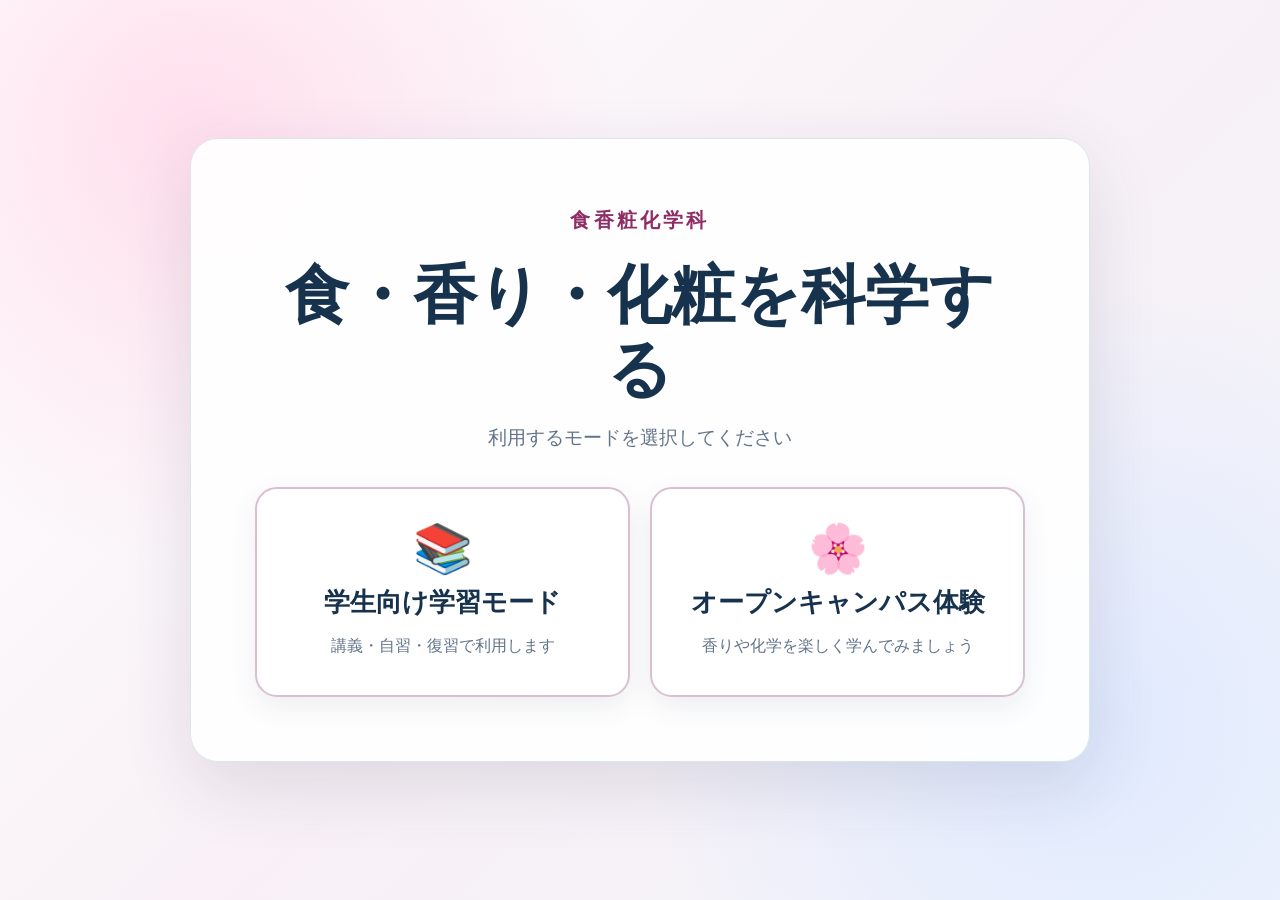
<file: index.html>
<!doctype html>
<html lang="ja">
<head>
  <meta charset="utf-8">
  <meta name="viewport" content="width=device-width,initial-scale=1">
  <meta name="theme-color" content="#7c2859">
  <title>食・香り・化粧を科学する</title>
  <link rel="stylesheet" href="css/common.css">
  <link rel="stylesheet" href="css/entry.css">
  <link rel="manifest" href="manifest.webmanifest">
</head>
<body class="mode-entry">
  <main class="entry-main">
    <section class="entry-panel" aria-labelledby="entryTitle">
      <p class="department">食香粧化学科</p>
      <h1 id="entryTitle">食・香り・化粧を科学する</h1>
      <p class="entry-lead">利用するモードを選択してください</p>
      <div class="mode-grid">
        <a class="mode-card" href="student-home.html">
          <span class="mode-icon" aria-hidden="true">📚</span>
          <span class="mode-title">学生向け学習モード</span>
          <span class="mode-description">講義・自習・復習で利用します</span>
        </a>
        <a class="mode-card" href="pages/open-campus.html">
          <span class="mode-icon" aria-hidden="true">🌸</span>
          <span class="mode-title">オープンキャンパス体験</span>
          <span class="mode-description">香りや化学を楽しく学んでみましょう</span>
        </a>
      </div>
    </section>
  </main>
</body>
</html>
</file>
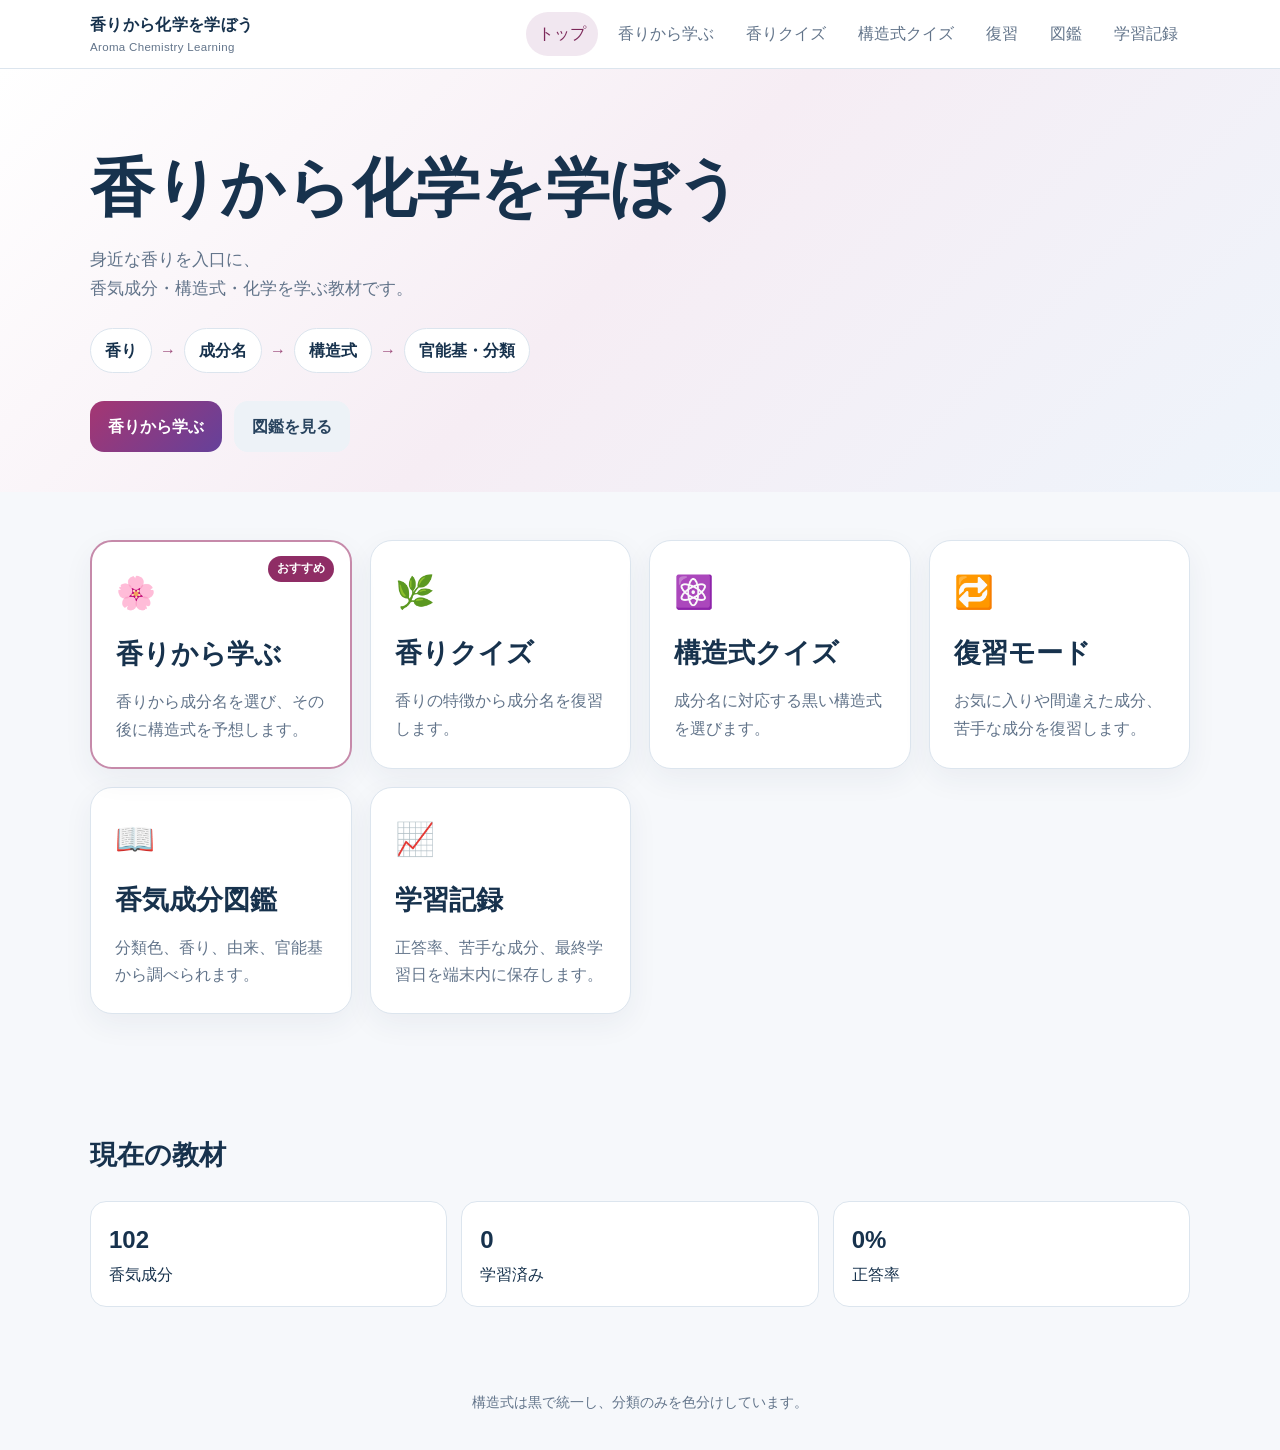
<file: student-home.html>
<!doctype html><html lang="ja"><head><meta charset="utf-8"><meta name="viewport" content="width=device-width,initial-scale=1"><meta name="theme-color" content="#7c2859"><title>香りから化学を学ぼう</title><link rel="stylesheet" href="css/common.css"><link rel="stylesheet" href="css/home.css"><link rel="manifest" href="manifest.webmanifest"></head><body>
<header class="site-header"><div class="container header-inner"><a class="brand" href="./student-home.html">香りから化学を学ぼう<small>Aroma Chemistry Learning</small></a><nav><a class="active" href="./student-home.html">トップ</a><a class="" href="./pages/learn.html">香りから学ぶ</a><a class="" href="./pages/odor-quiz.html">香りクイズ</a><a class="" href="./pages/structure-quiz.html">構造式クイズ</a><a class="" href="./pages/review.html">復習</a><a class="" href="./pages/encyclopedia.html">図鑑</a><a class="" href="./pages/progress.html">学習記録</a></nav></div></header>
<main><section class="hero"><div class="container"><h1>香りから化学を学ぼう</h1><p class="lead">身近な香りを入口に、<br>香気成分・構造式・化学を学ぶ教材です。</p><div class="flow"><span>香り</span><b>→</b><span>成分名</span><b>→</b><span>構造式</span><b>→</b><span>官能基・分類</span></div><div class="hero-actions"><a class="btn primary" href="pages/learn.html">香りから学ぶ</a><a class="btn secondary" href="pages/encyclopedia.html">図鑑を見る</a></div></div></section>
<section class="section"><div class="container"><div class="grid"><a class="menu-card featured" href="pages/learn.html"><div class="icon">🌸</div><h2>香りから学ぶ</h2><p>香りから成分名を選び、その後に構造式を予想します。</p></a><a class="menu-card" href="pages/odor-quiz.html"><div class="icon">🌿</div><h2>香りクイズ</h2><p>香りの特徴から成分名を復習します。</p></a><a class="menu-card" href="pages/structure-quiz.html"><div class="icon">⚛️</div><h2>構造式クイズ</h2><p>成分名に対応する黒い構造式を選びます。</p></a><a class="menu-card" href="pages/review.html"><div class="icon">🔁</div><h2>復習モード</h2><p>お気に入りや間違えた成分、苦手な成分を復習します。</p></a><a class="menu-card" href="pages/encyclopedia.html"><div class="icon">📖</div><h2>香気成分図鑑</h2><p>分類色、香り、由来、官能基から調べられます。</p></a><a class="menu-card" href="pages/progress.html"><div class="icon">📈</div><h2>学習記録</h2><p>正答率、苦手な成分、最終学習日を端末内に保存します。</p></a></div></div></section>
<section class="section"><div class="container"><h2>現在の教材</h2><div class="summary-row"><div><strong id="compoundCount">—</strong>香気成分</div><div><strong id="learnedCount">—</strong>学習済み</div><div><strong id="accuracy">—</strong>正答率</div></div></div></section></main><footer class="footer">構造式は黒で統一し、分類のみを色分けしています。</footer><script type="module" src="js/home.js"></script></body></html>
</file>
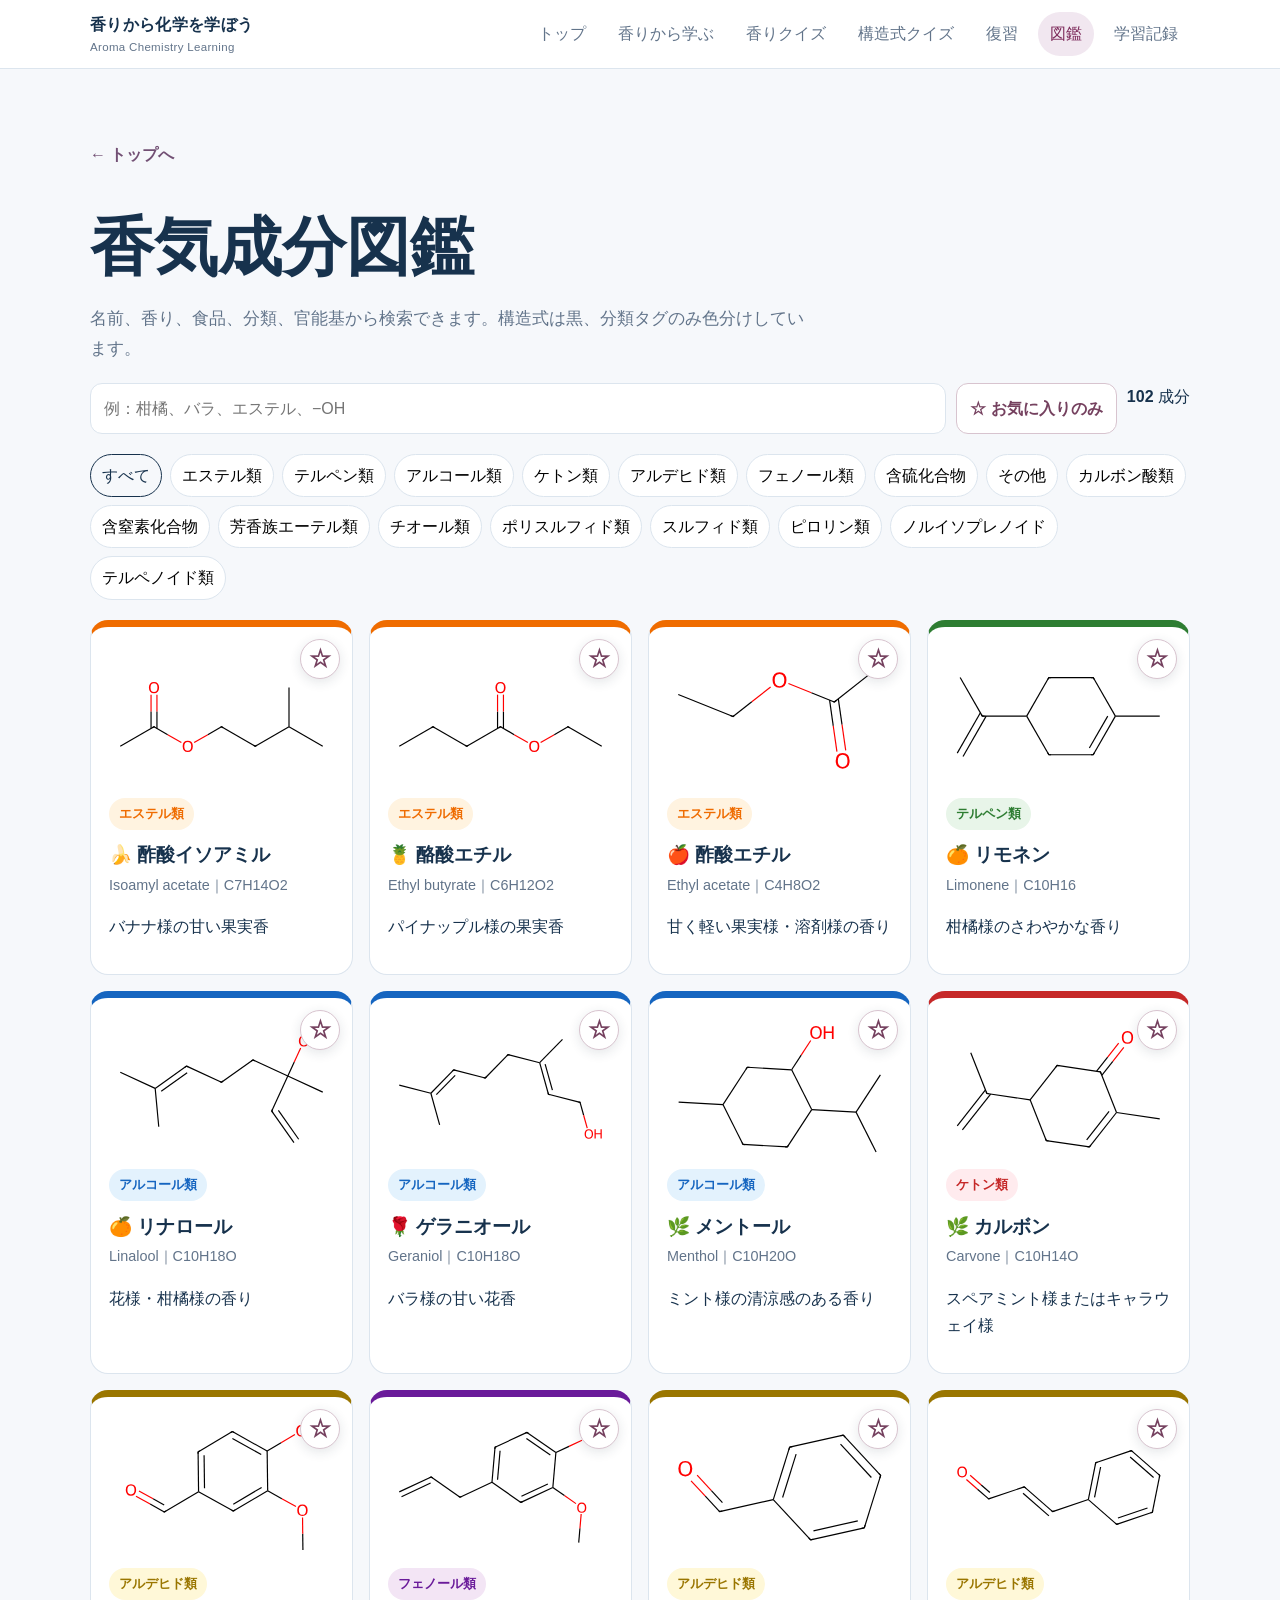
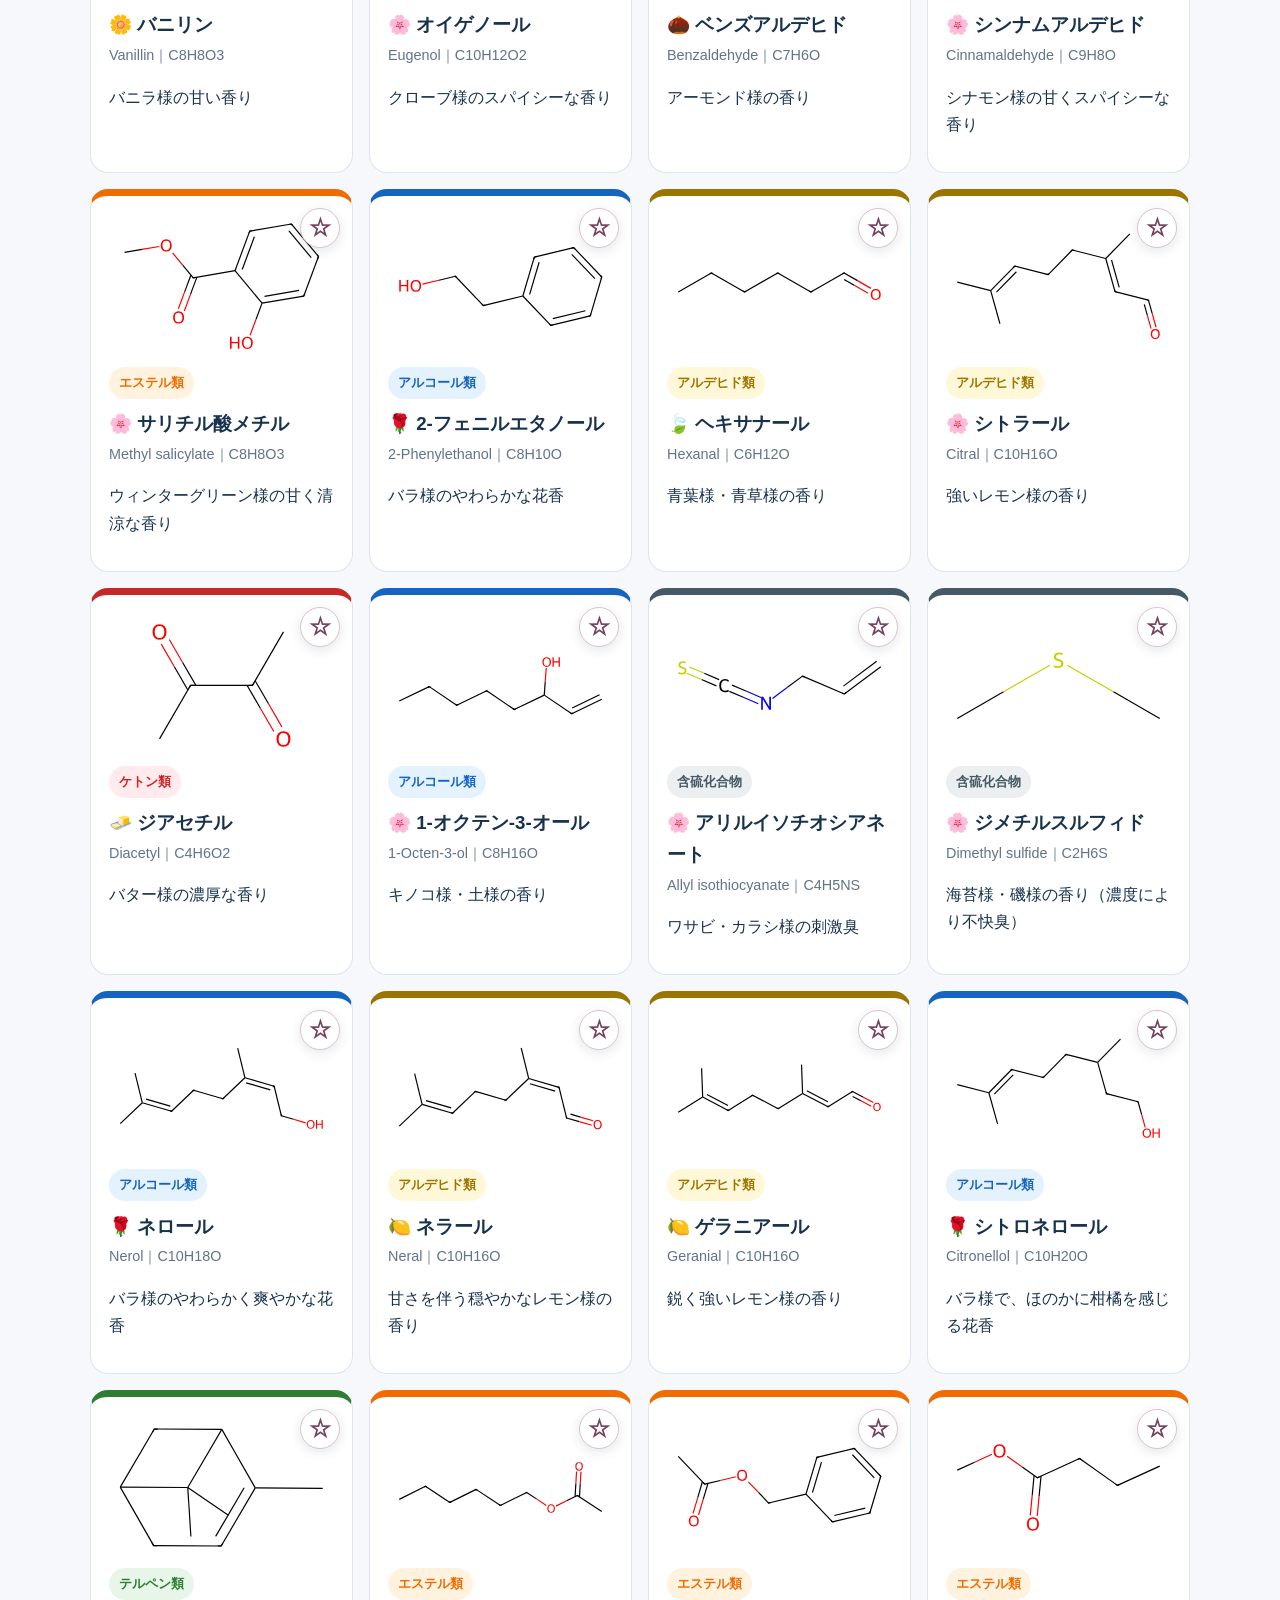
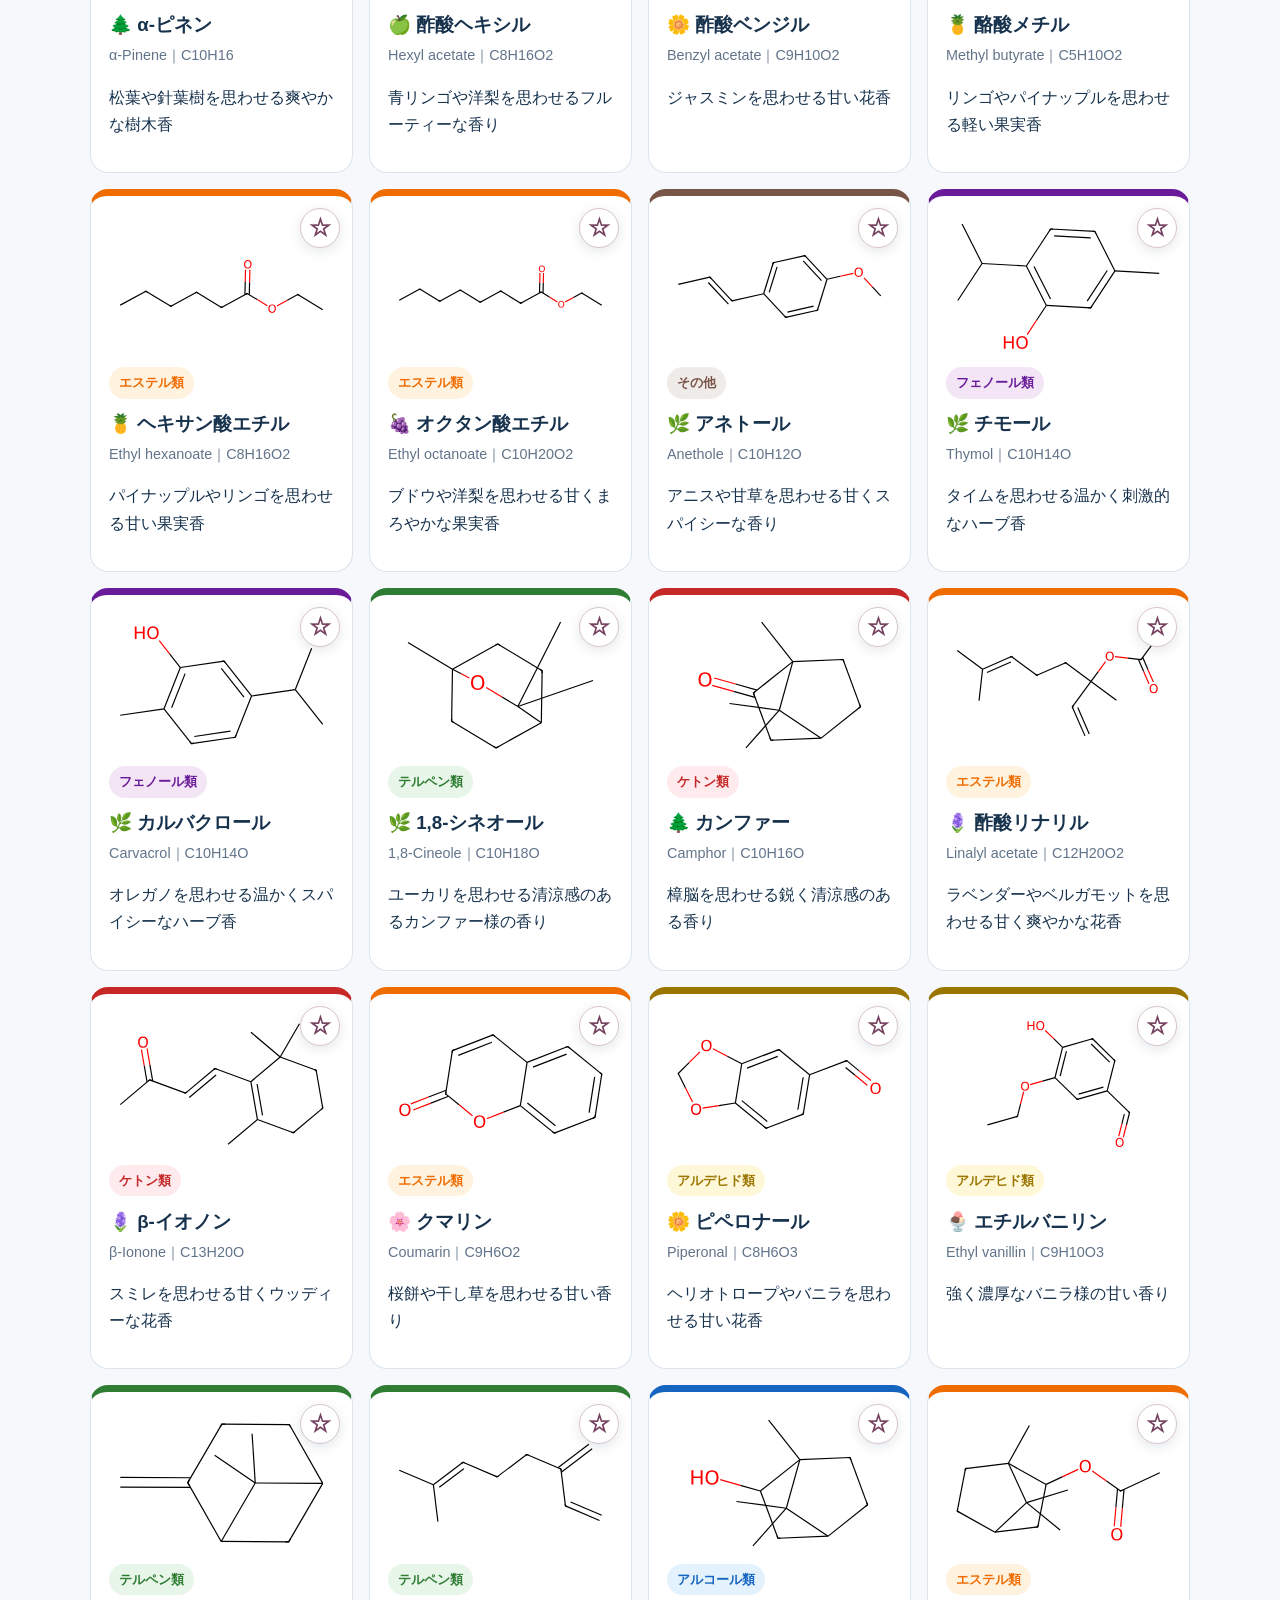
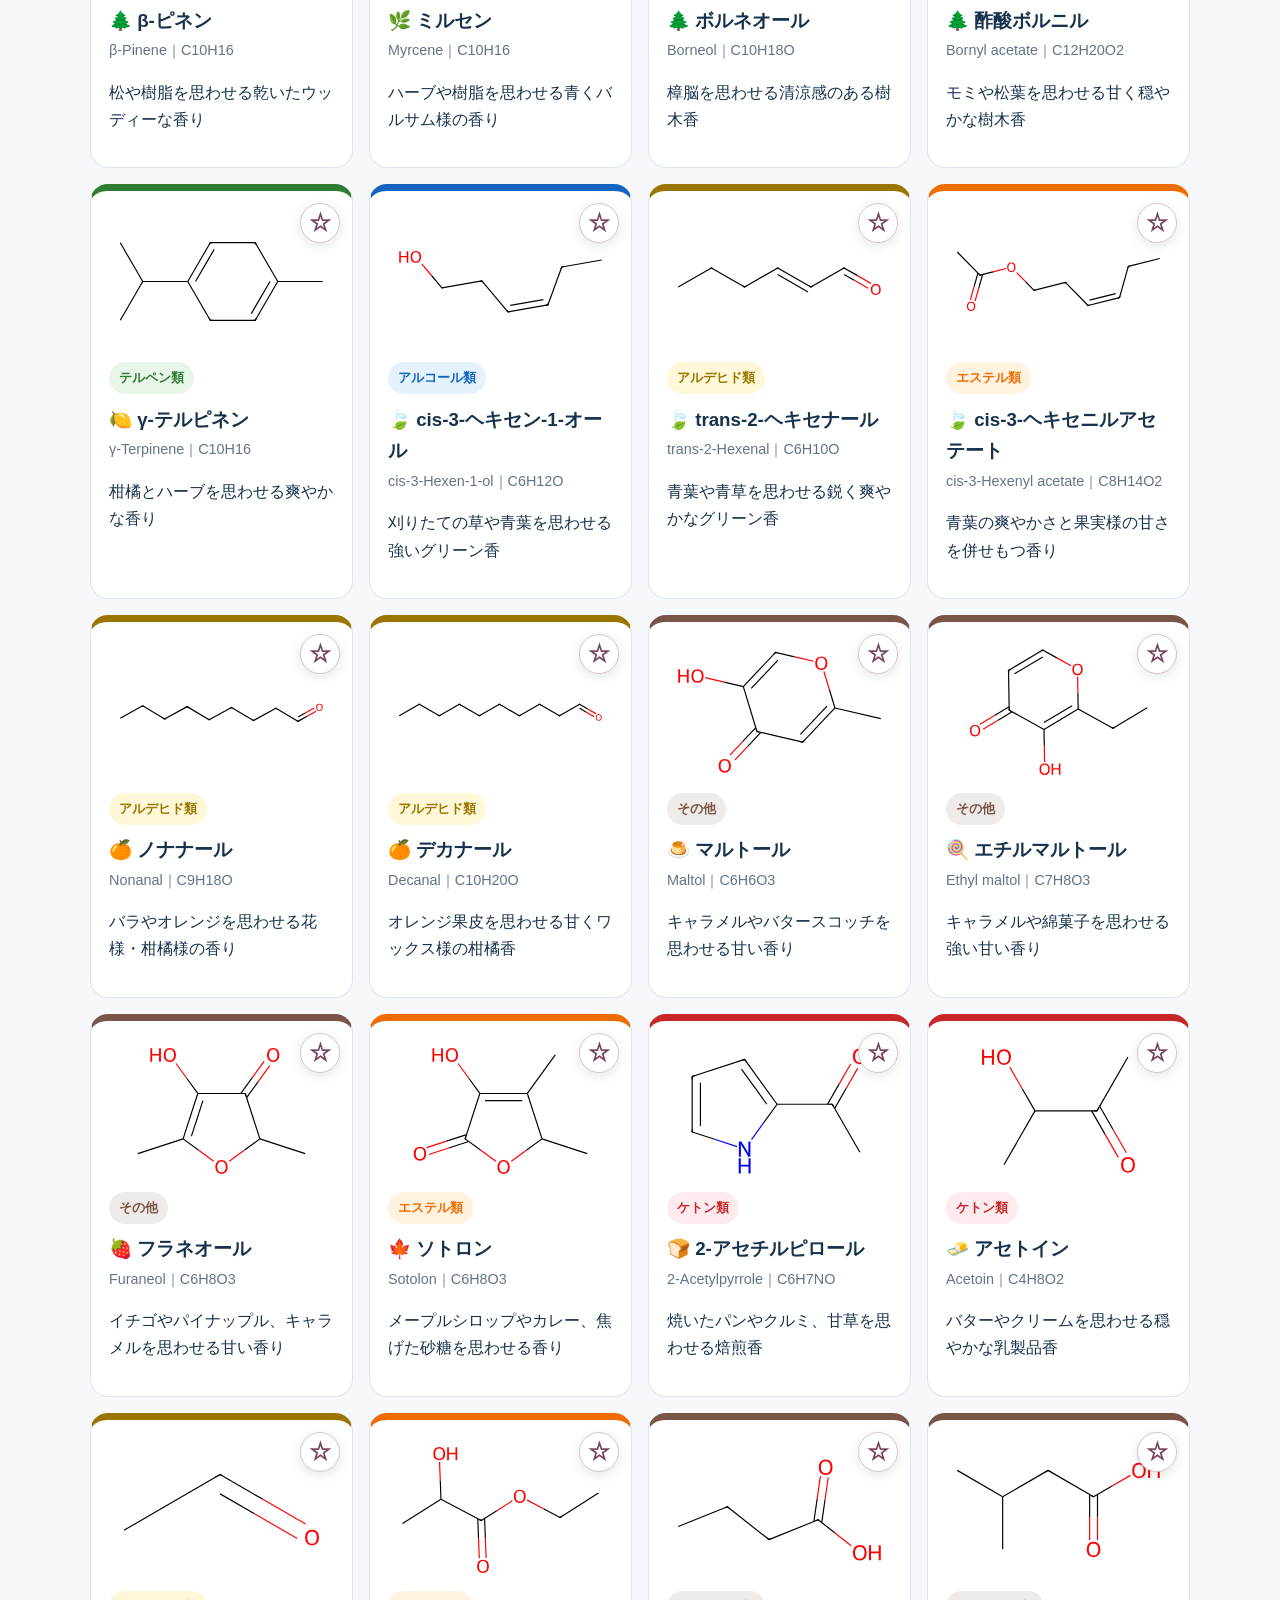
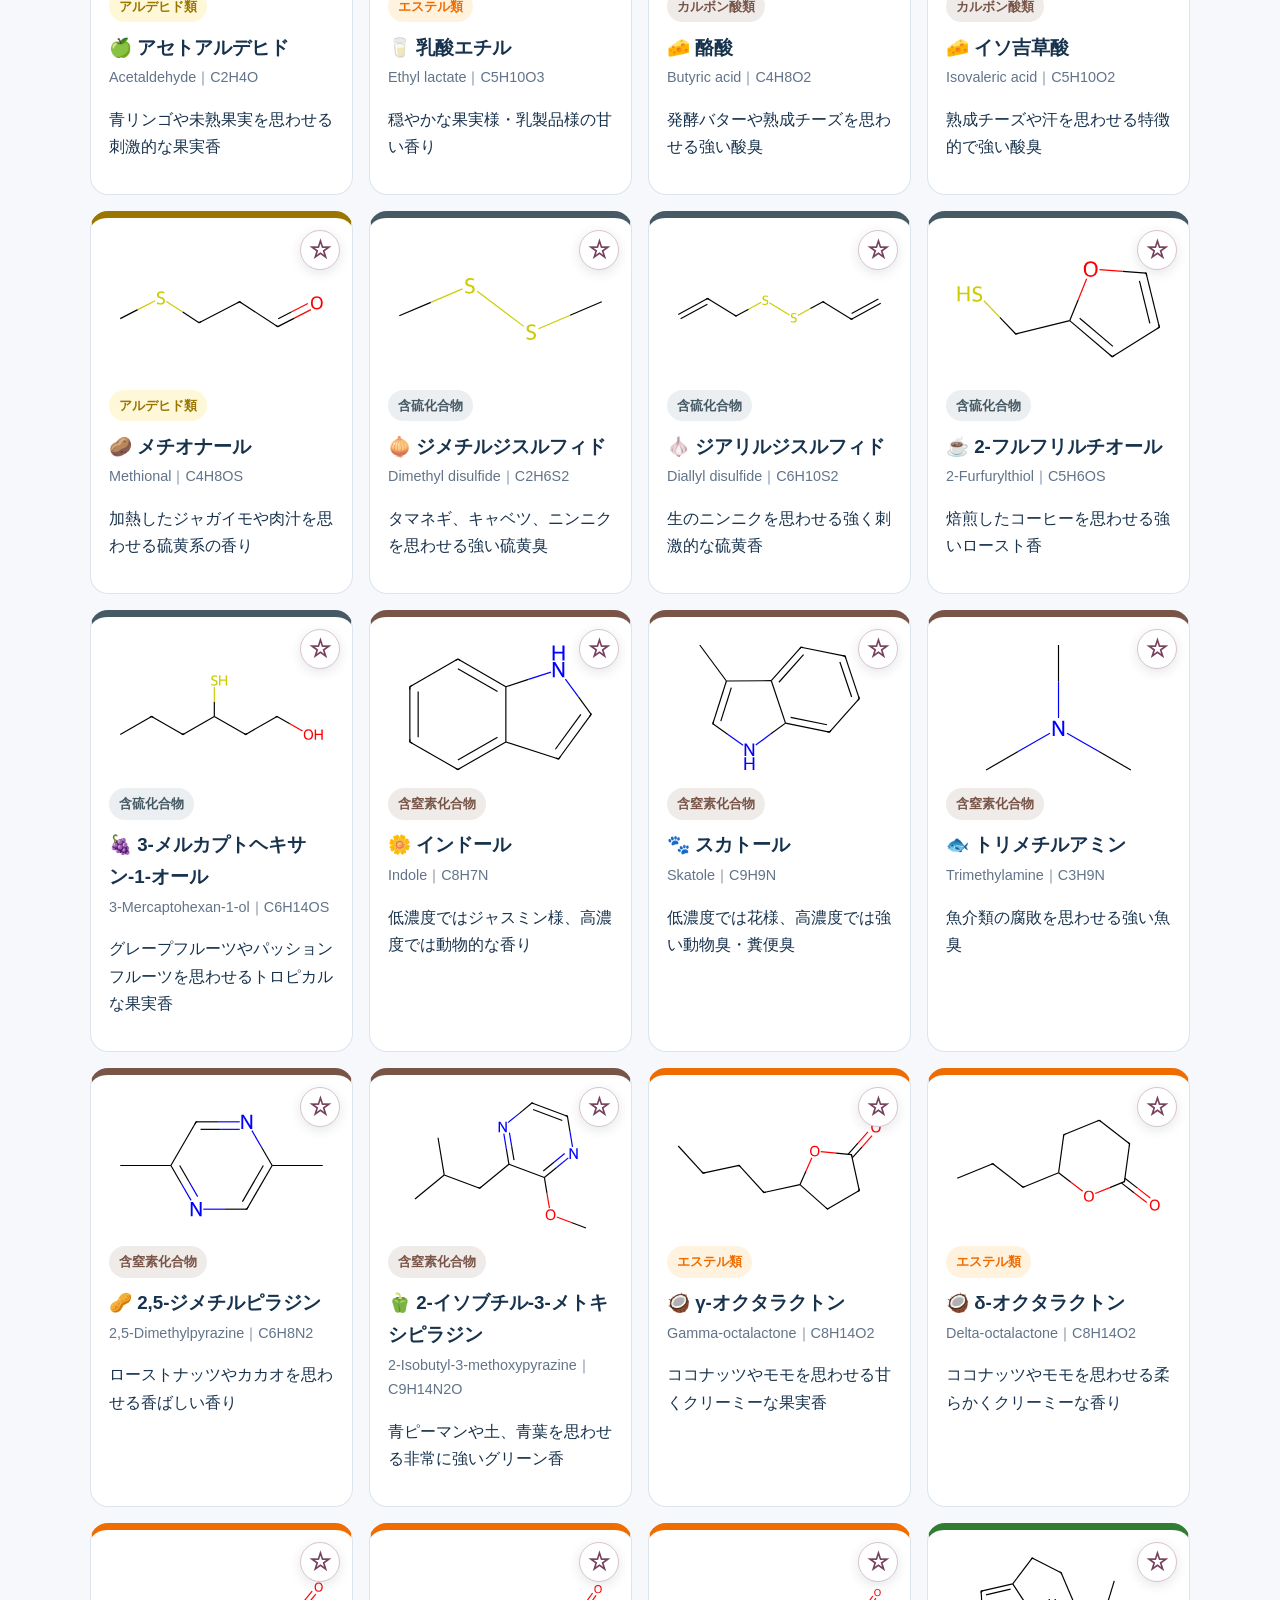
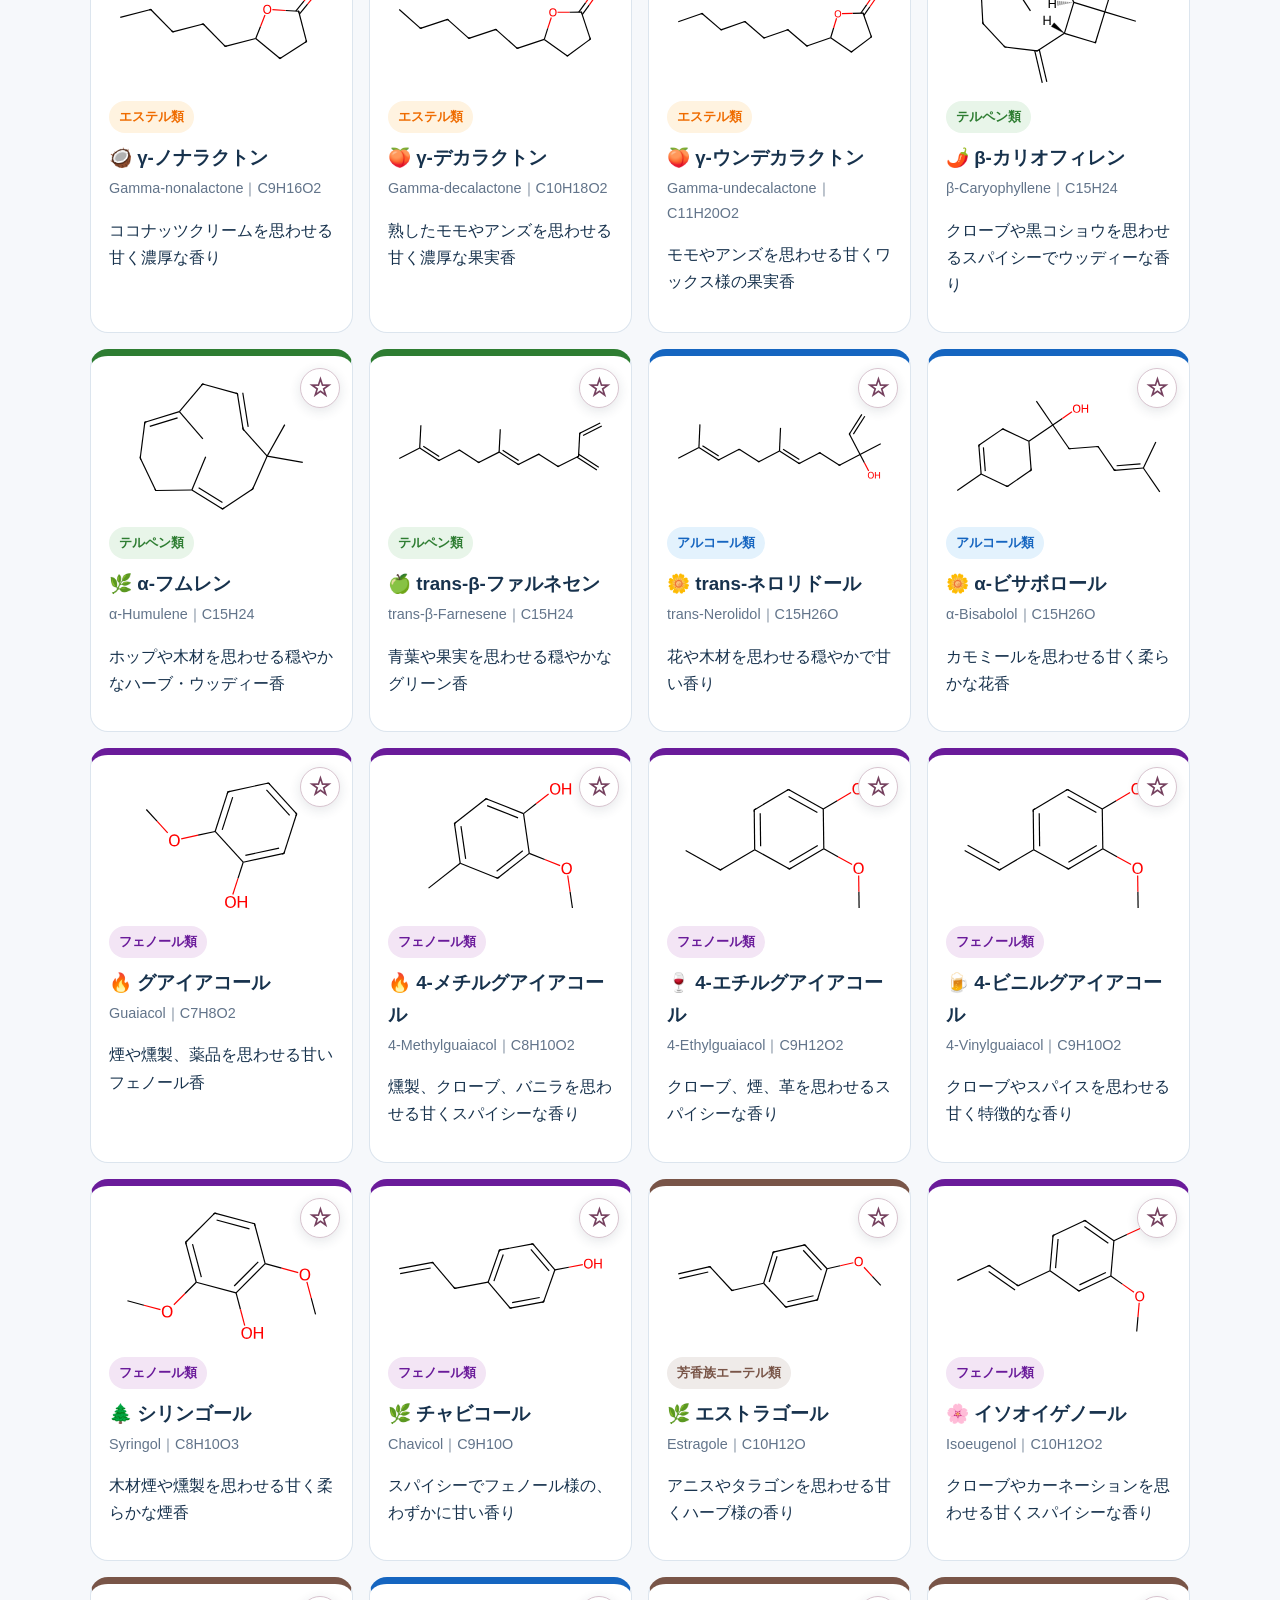
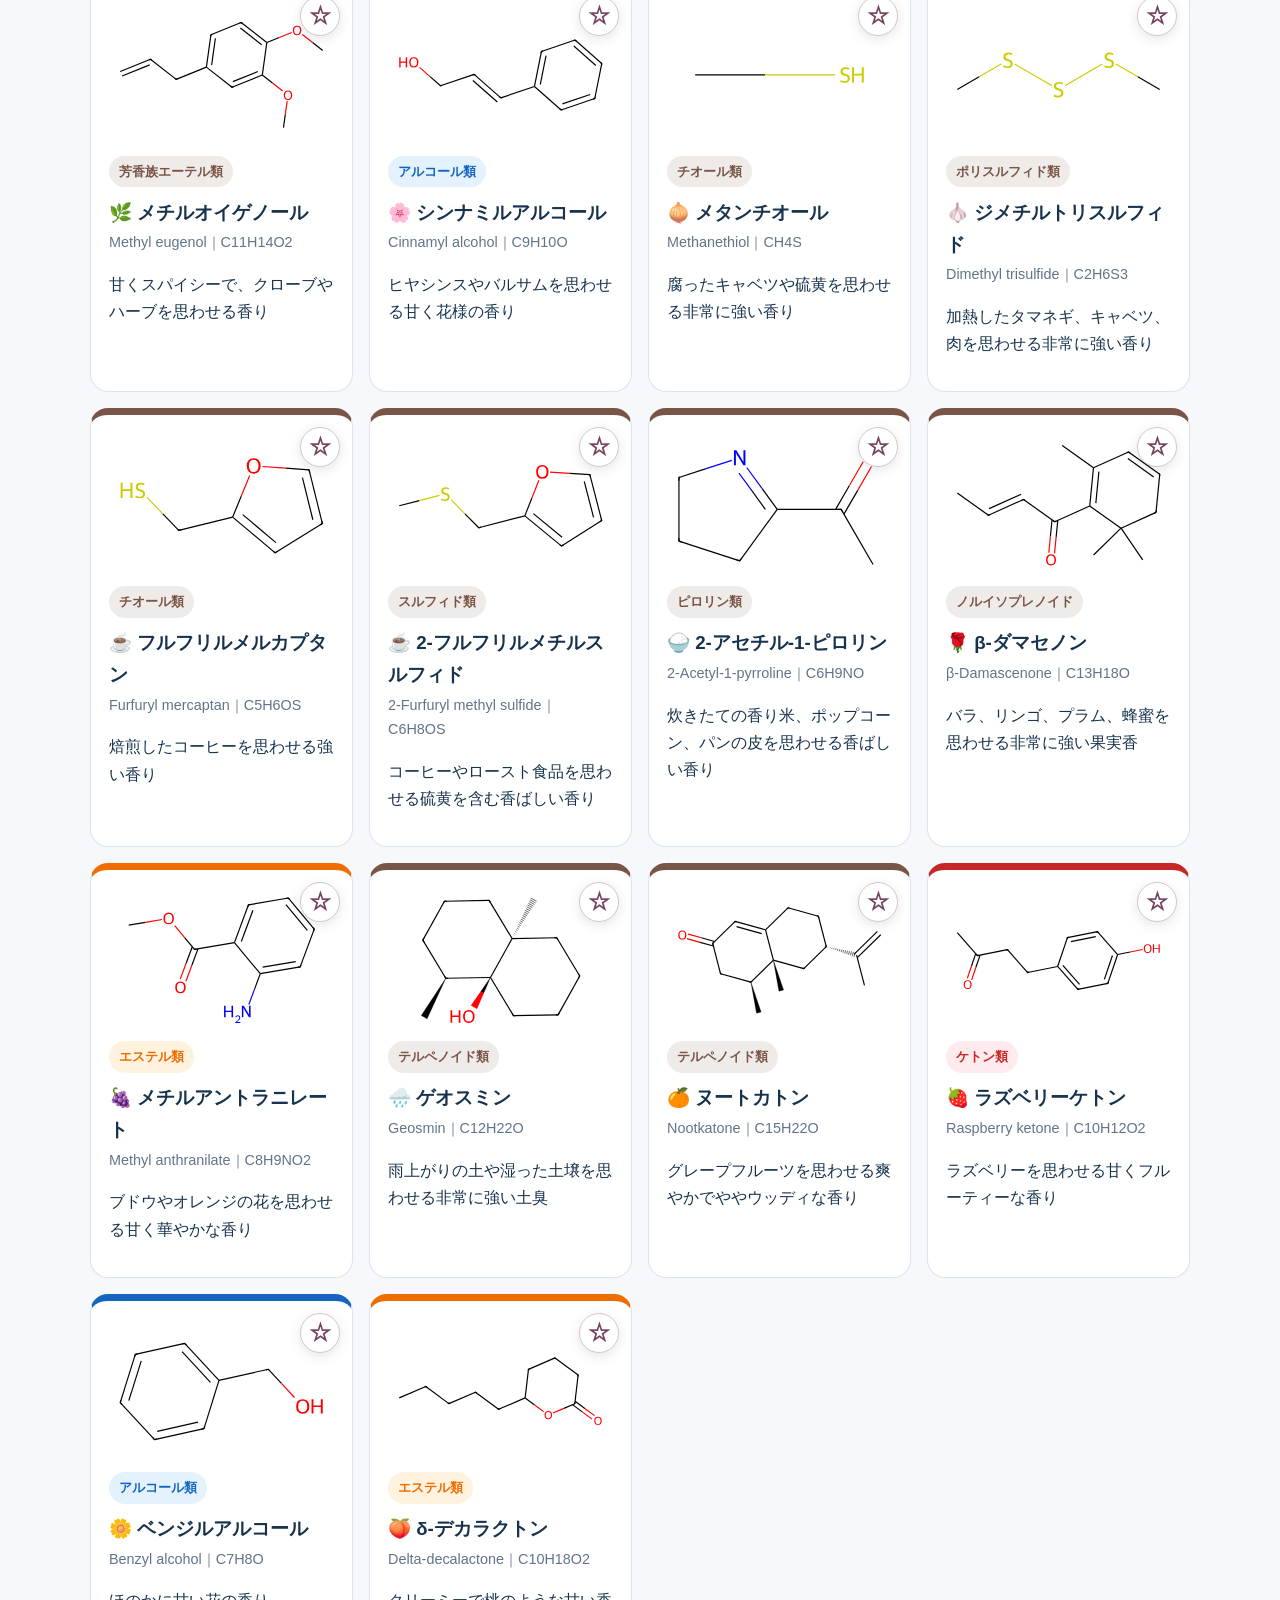
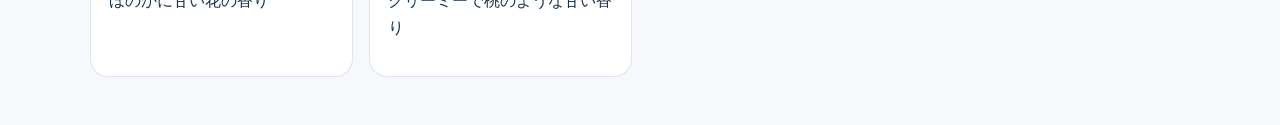
<file: pages/encyclopedia.html>
<!doctype html><html lang="ja"><head><meta charset="utf-8"><meta name="viewport" content="width=device-width,initial-scale=1"><title>香気成分図鑑</title><link rel="stylesheet" href="../css/common.css"><link rel="stylesheet" href="../css/detail-modal.css"><link rel="stylesheet" href="../css/encyclopedia.css"></head><body><header class="site-header"><div class="container header-inner"><a class="brand" href="../student-home.html">香りから化学を学ぼう<small>Aroma Chemistry Learning</small></a><nav><a class="" href="../student-home.html">トップ</a><a class="" href="../pages/learn.html">香りから学ぶ</a><a class="" href="../pages/odor-quiz.html">香りクイズ</a><a class="" href="../pages/structure-quiz.html">構造式クイズ</a><a class="" href="../pages/review.html">復習</a><a class="active" href="../pages/encyclopedia.html">図鑑</a><a class="" href="../pages/progress.html">学習記録</a></nav></div></header><main class="section"><div class="container"><a class="back" href="../student-home.html">← トップへ</a><h1>香気成分図鑑</h1><p class="lead">名前、香り、食品、分類、官能基から検索できます。構造式は黒、分類タグのみ色分けしています。</p><div class="tools"><input id="search" type="search" placeholder="例：柑橘、バラ、エステル、−OH"><button id="favoriteOnly" class="favorite-filter" type="button" aria-pressed="false">☆ お気に入りのみ</button><span><b id="count">0</b> 成分</span></div><div class="filters" id="filters"></div><div class="cards" id="cards"></div></div></main><div id="detailOverlay" class="modal-overlay hidden" aria-hidden="true"><div id="detail" class="modal-window" role="dialog" aria-modal="true" aria-labelledby="detailTitle" tabindex="-1"><div class="dialog-body" id="detailContent"></div></div></div><script type="module" src="../js/encyclopedia.js"></script></body></html>
</file>
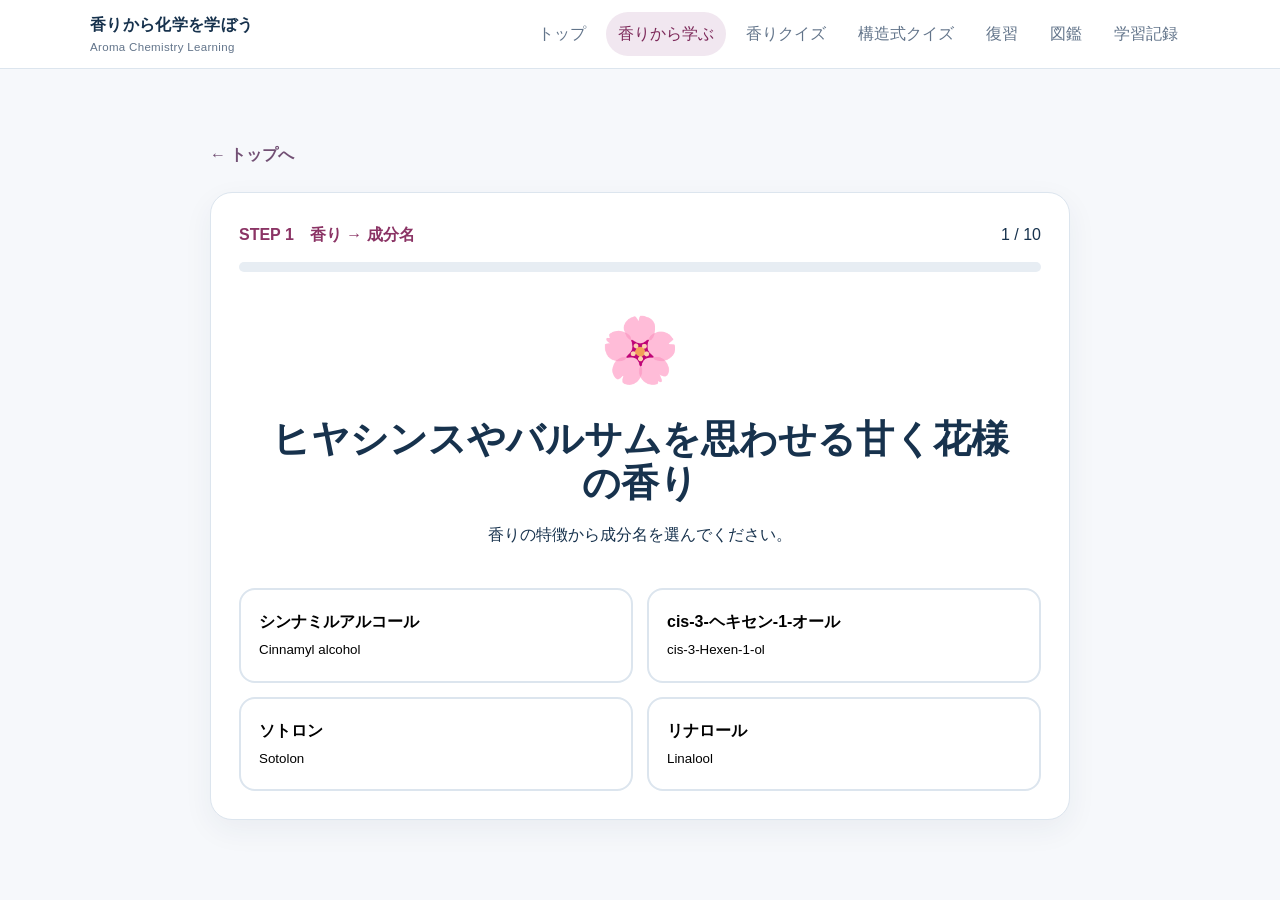
<file: pages/learn.html>
<!doctype html><html lang="ja"><head><meta charset="utf-8"><meta name="viewport" content="width=device-width,initial-scale=1"><title>香りから学ぶ</title><link rel="stylesheet" href="../css/common.css"><link rel="stylesheet" href="../css/detail-modal.css"><link rel="stylesheet" href="../css/learn.css"></head><body><header class="site-header"><div class="container header-inner"><a class="brand" href="../student-home.html">香りから化学を学ぼう<small>Aroma Chemistry Learning</small></a><nav><a class="" href="../student-home.html">トップ</a><a class="active" href="../pages/learn.html">香りから学ぶ</a><a class="" href="../pages/odor-quiz.html">香りクイズ</a><a class="" href="../pages/structure-quiz.html">構造式クイズ</a><a class="" href="../pages/review.html">復習</a><a class="" href="../pages/encyclopedia.html">図鑑</a><a class="" href="../pages/progress.html">学習記録</a></nav></div></header>
<main class="section"><div class="container learn-wrap"><a class="back" href="../student-home.html">← トップへ</a><div class="quiz-card" id="card"><div class="stage-line"><span class="stage" id="stage"></span><span id="count"></span></div><div class="progress"><span id="bar"></span></div><div class="odor-prompt"><div class="odor-icon" id="icon"></div><h1 id="prompt"></h1><p id="subprompt"></p></div><div class="choices" id="choices"></div><section class="feedback hidden" id="feedback"></section></div></div></main><div id="detailOverlay" class="modal-overlay hidden" aria-hidden="true"><div id="detail" class="modal-window" role="dialog" aria-modal="true" aria-labelledby="detailTitle" tabindex="-1"><div class="dialog-body" id="detailContent"></div></div></div><script type="module" src="../js/learn.js"></script></body></html>
</file>
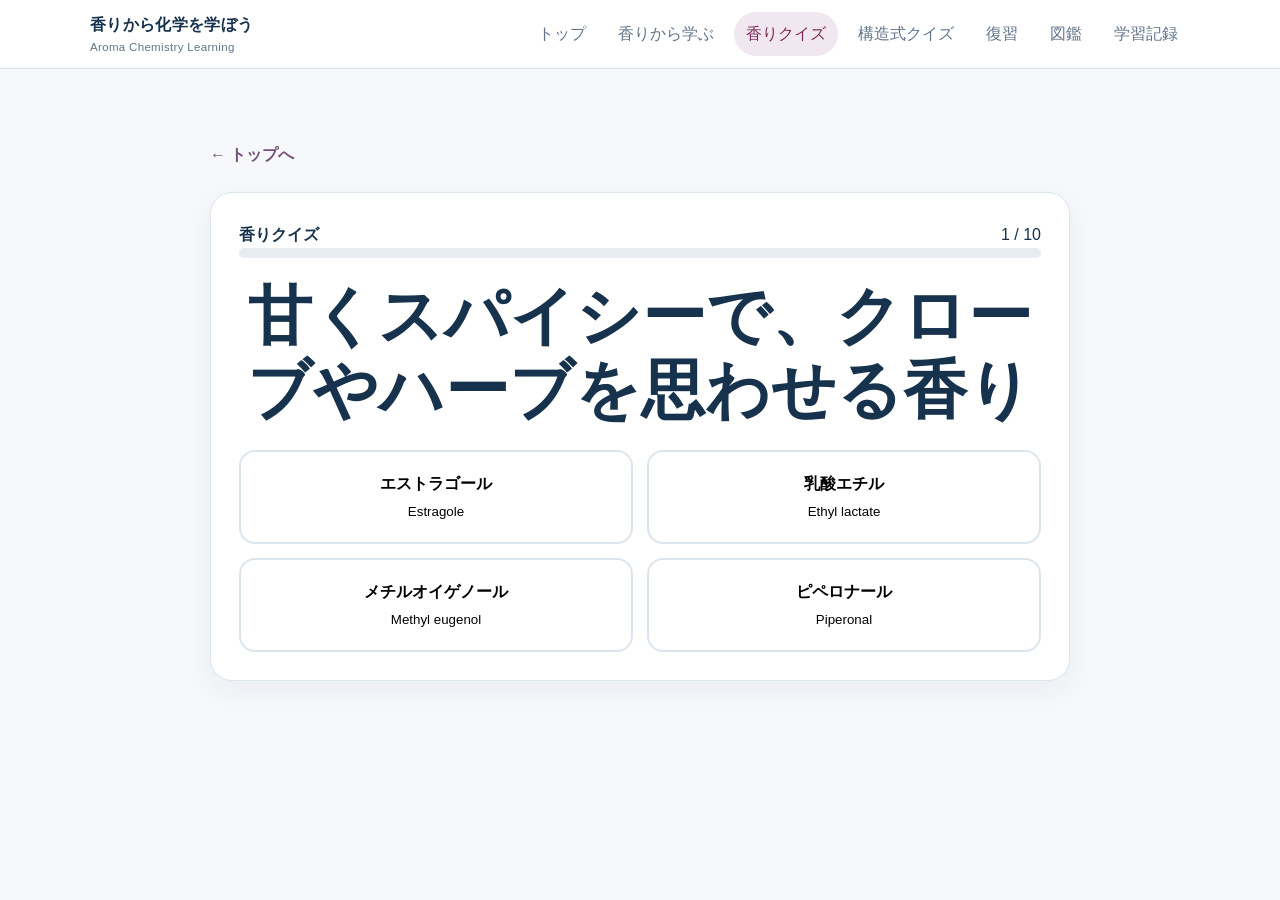
<file: pages/odor-quiz.html>
<!doctype html><html lang="ja"><head><meta charset="utf-8"><meta name="viewport" content="width=device-width,initial-scale=1"><title>香りクイズ</title><link rel="stylesheet" href="../css/common.css"><link rel="stylesheet" href="../css/detail-modal.css"><link rel="stylesheet" href="../css/quiz.css"></head><body data-mode="odor"><header class="site-header"><div class="container header-inner"><a class="brand" href="../student-home.html">香りから化学を学ぼう<small>Aroma Chemistry Learning</small></a><nav><a class="" href="../student-home.html">トップ</a><a class="" href="../pages/learn.html">香りから学ぶ</a><a class="active" href="../pages/odor-quiz.html">香りクイズ</a><a class="" href="../pages/structure-quiz.html">構造式クイズ</a><a class="" href="../pages/review.html">復習</a><a class="" href="../pages/encyclopedia.html">図鑑</a><a class="" href="../pages/progress.html">学習記録</a></nav></div></header><main class="section"><div class="container quiz-shell"><a class="back" href="../student-home.html">← トップへ</a><div class="quiz-card" id="card"><div style="display:flex;justify-content:space-between"><b>香りクイズ</b><span id="count"></span></div><div class="progress"><span id="bar"></span></div><div class="question"><h1 id="question"></h1></div><div class="choices" id="choices"></div><section class="result hidden" id="result"></section></div></div></main><div id="detailOverlay" class="modal-overlay hidden" aria-hidden="true"><div id="detail" class="modal-window" role="dialog" aria-modal="true" aria-labelledby="detailTitle" tabindex="-1"><div class="dialog-body" id="detailContent"></div></div></div><script type="module" src="../js/quiz.js"></script></body></html>
</file>
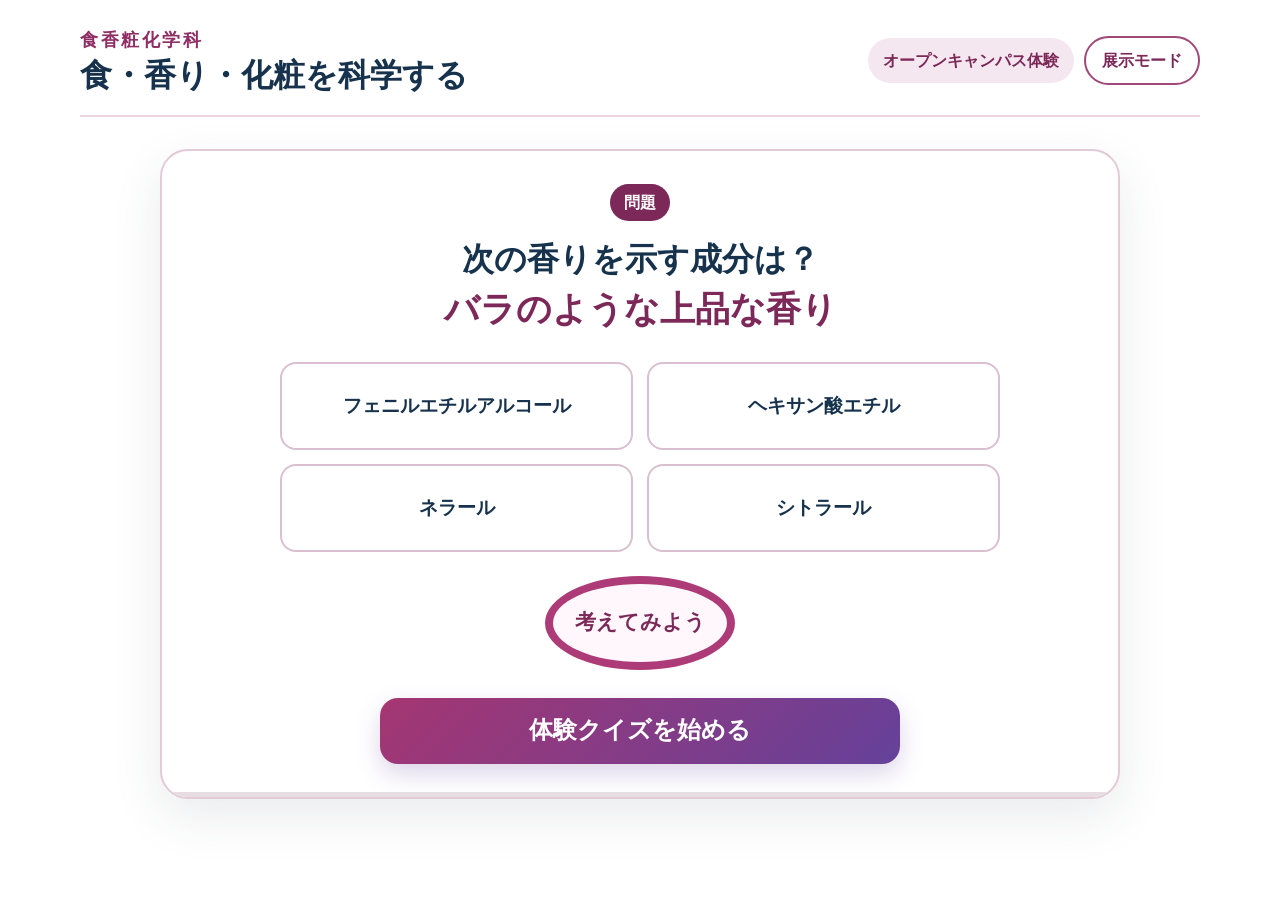
<file: pages/open-campus.html>
<!doctype html>
<html lang="ja">
<head>
  <meta charset="utf-8">
  <meta name="viewport" content="width=device-width,initial-scale=1">
  <meta name="theme-color" content="#7c2859">
  <title>オープンキャンパス体験</title>
  <link rel="stylesheet" href="../css/common.css">
  <link rel="stylesheet" href="../css/open-campus.css">
</head>
<body class="open-campus">
  <header class="outreach-header">
    <a class="outreach-brand" href="../index.html">
      <span class="department">食香粧化学科</span>
      <span class="department-theme">食・香り・化粧を科学する</span>
    </a>
    <div class="outreach-actions">
      <span class="experience-label">オープンキャンパス体験</span>
      <button class="exhibition-button" type="button" data-exhibition-enter>
        展示モード
      </button>
      <button class="exhibition-button exhibition-exit" type="button"
        data-exhibition-exit hidden>
        展示モードを終了
      </button>
    </div>
    <p class="visually-hidden" data-exhibition-status aria-live="polite"></p>
  </header>

  <main class="outreach-main">
    <section class="experience-card" aria-label="オープンキャンパス問題">
      <div class="state-panel quiz-message-panel hidden" data-state-panel="QUIZ_INTRO">
        <p class="state-icon" aria-hidden="true">🌸</p>
        <h1>クイズに挑戦！</h1>
        <p>全部で3問です</p>
      </div>

      <div class="state-panel" data-state-panel="IDLE_QUESTION IDLE_COUNTDOWN QUIZ_QUESTION">
        <p class="card-label">問題</p>
        <h1>次の香りを示す成分は？</h1>
        <p class="question-hint" data-compound-odor>香りの説明を読み込み中…</p>
        <div class="outreach-choices" aria-label="選択肢">
          <button type="button" data-choice-index="0">読み込み中…</button>
          <button type="button" data-choice-index="1">読み込み中…</button>
          <button type="button" data-choice-index="2">読み込み中…</button>
          <button type="button" data-choice-index="3">読み込み中…</button>
        </div>
        <div class="countdown thinking" id="countdown" aria-label="考えてみよう">
          <span aria-hidden="true">考えてみよう</span>
        </div>
      </div>

      <div class="state-panel quiz-feedback-panel hidden" data-state-panel="QUIZ_FEEDBACK">
        <h2 id="quizFeedback">回答結果</h2>
      </div>

      <div class="state-panel answer-panel hidden" data-state-panel="IDLE_ANSWER">
        <h2>正解は・・・</h2>
        <strong data-compound-name>読み込み中…</strong>
      </div>

      <div class="state-panel structure-panel hidden" data-state-panel="IDLE_STRUCTURE QUIZ_STRUCTURE">
        <p class="card-label">構造式</p>
        <h2 data-compound-name>読み込み中…</h2>
        <img data-compound-structure src="" alt="">
        <p class="structure-odor" data-compound-odor>香りの説明を読み込み中…</p>
      </div>

      <div class="state-panel usage-panel hidden" data-state-panel="IDLE_USAGE QUIZ_USAGE">
        <h2 data-compound-name>読み込み中…</h2>
        <p class="compound-english" data-compound-english>Loading…</p>
        <p class="usage-smell" data-compound-odor>香りの説明を読み込み中…</p>
        <h3>こんなものに含まれたり、使われたりしているよ！</h3>
        <ul class="usage-list" id="foundInList">
          <li>代表例を読み込み中…</li>
        </ul>
        <p class="compound-comment" data-compound-comment>コメントを読み込み中…</p>
      </div>

      <div class="state-panel next-panel hidden" data-state-panel="IDLE_NEXT">
        <p class="state-icon" aria-hidden="true">🌸</p>
        <h2>次の問題へ</h2>
      </div>

      <div class="state-panel quiz-next-panel hidden" data-state-panel="QUIZ_NEXT">
        <p class="state-icon" aria-hidden="true">🌸</p>
        <button id="quizNext" type="button">次の問題</button>
      </div>

      <div class="state-panel quiz-message-panel hidden" data-state-panel="QUIZ_RESULT">
        <p class="state-icon" aria-hidden="true">🎉</p>
        <h1>おつかれさまでした！</h1>
        <p data-quiz-result-score></p>
        <p data-quiz-result-message></p>
        <div class="quiz-result-actions">
          <button id="quizRetry" type="button">もう一度挑戦！</button>
          <button id="quizReturnIdle" type="button">待機画面へ戻る</button>
        </div>
      </div>

      <button class="start-experience" type="button">体験クイズを始める</button>
      <div class="state-progress" data-progress hidden aria-hidden="true">
        <span class="state-progress-fill" data-progress-fill></span>
      </div>
      <p id="stateAnnouncement" class="visually-hidden" aria-live="polite"></p>
    </section>
  </main>
  <script type="module" src="../js/outreach/exhibition-mode.js"></script>
  <script type="module" src="../js/outreach/state-machine.js"></script>
</body>
</html>
</file>
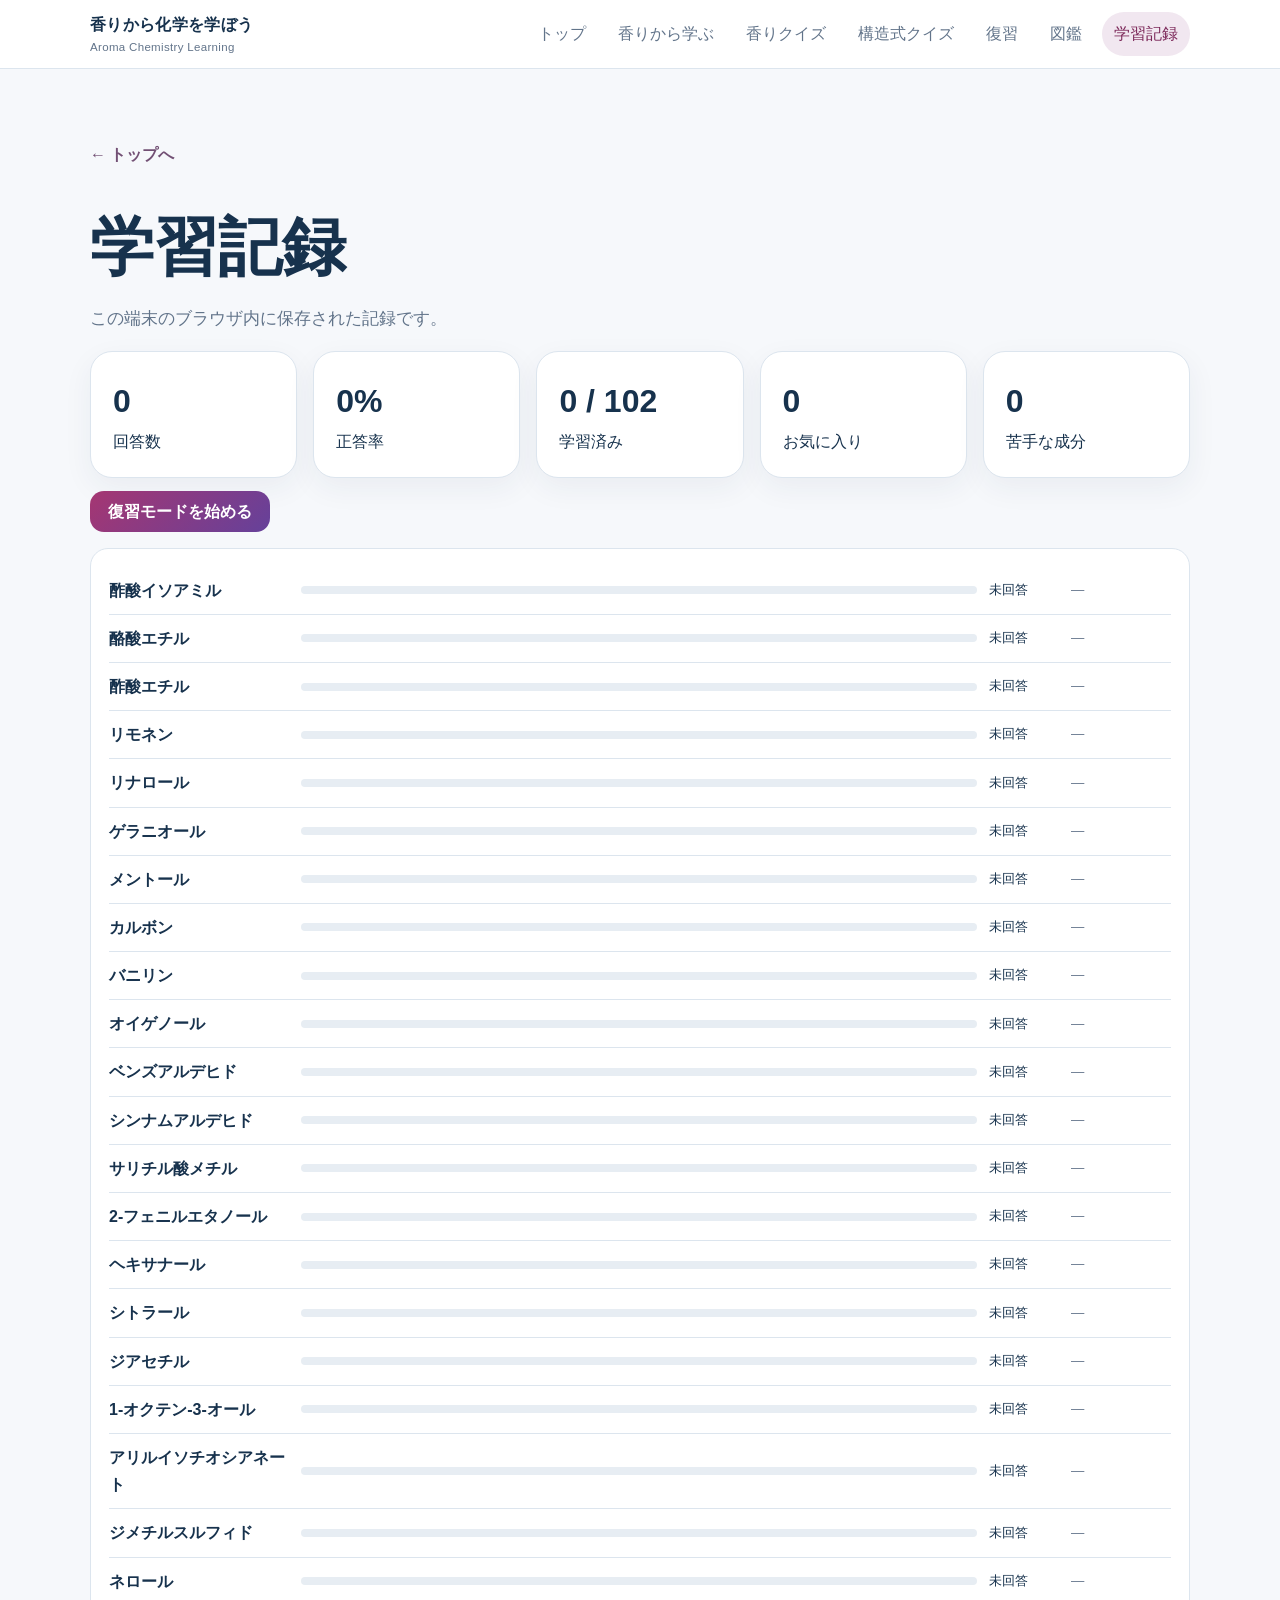
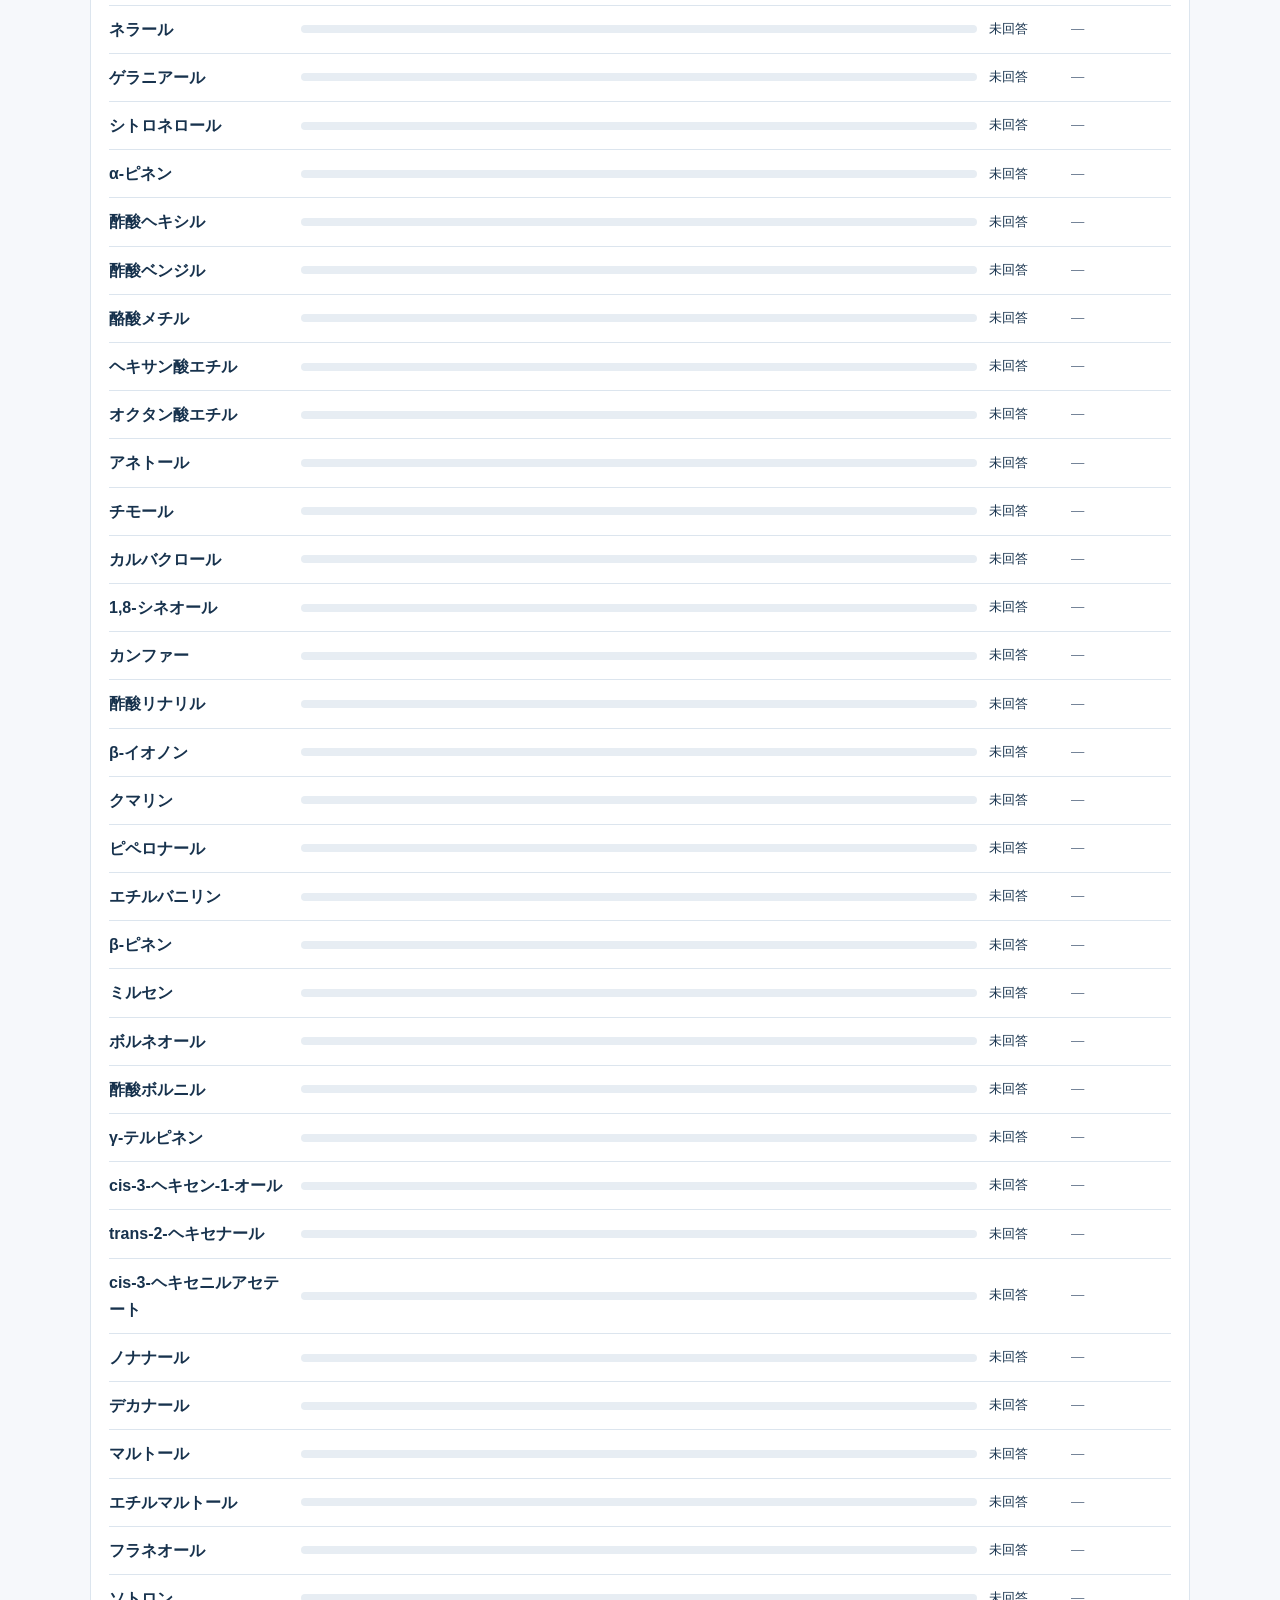
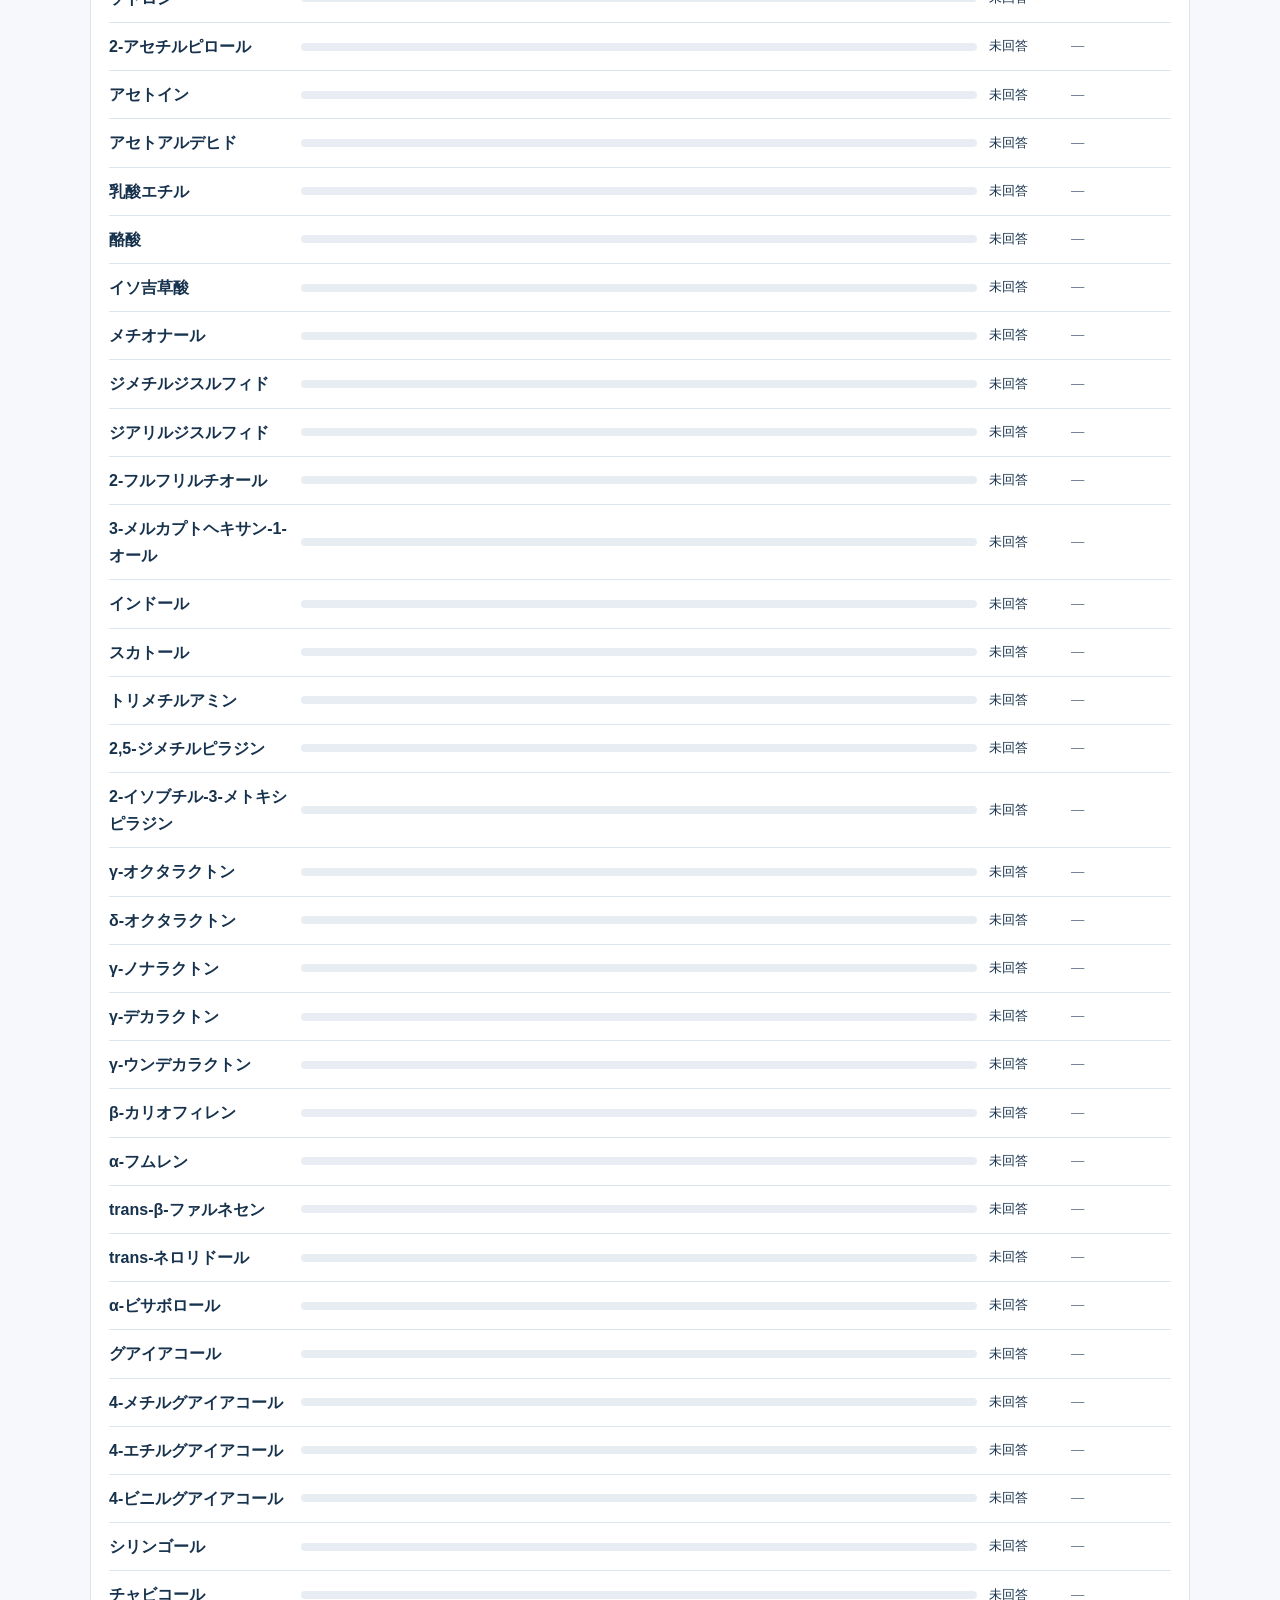
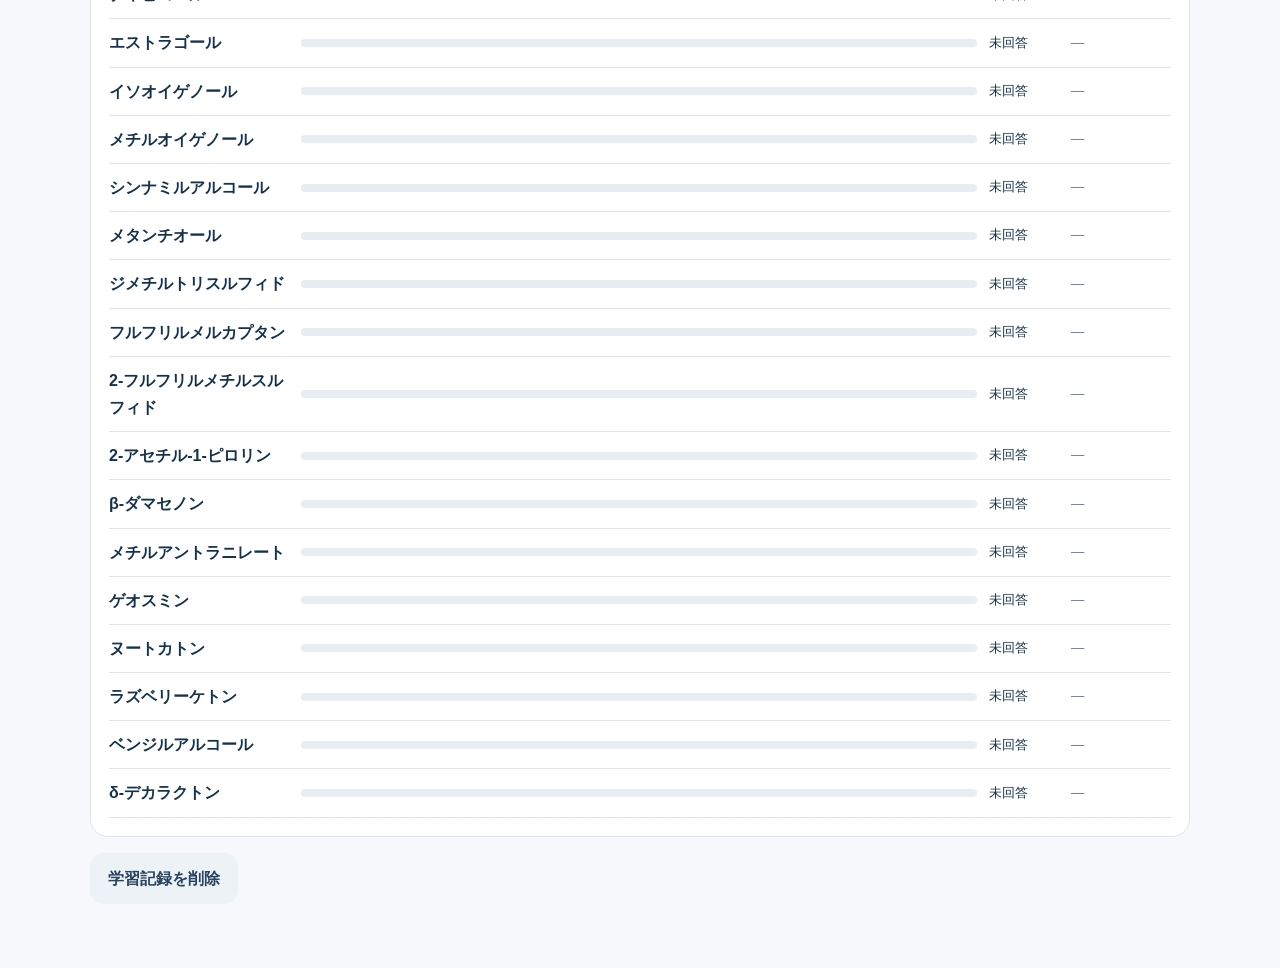
<file: pages/progress.html>
<!doctype html><html lang="ja"><head><meta charset="utf-8"><meta name="viewport" content="width=device-width,initial-scale=1"><title>学習記録</title><link rel="stylesheet" href="../css/common.css"><link rel="stylesheet" href="../css/progress.css"></head><body><header class="site-header"><div class="container header-inner"><a class="brand" href="../student-home.html">香りから化学を学ぼう<small>Aroma Chemistry Learning</small></a><nav><a href="../student-home.html">トップ</a><a href="learn.html">香りから学ぶ</a><a href="odor-quiz.html">香りクイズ</a><a href="structure-quiz.html">構造式クイズ</a><a href="review.html">復習</a><a href="encyclopedia.html">図鑑</a><a class="active" href="progress.html">学習記録</a></nav></div></header><main class="section"><div class="container"><a class="back" href="../student-home.html">← トップへ</a><h1>学習記録</h1><p class="lead">この端末のブラウザ内に保存された記録です。</p><div class="stats-grid"><div class="stat-card"><strong id="attempts">0</strong>回答数</div><div class="stat-card"><strong id="accuracy">0%</strong>正答率</div><div class="stat-card"><strong id="learned">0</strong>学習済み</div><div class="stat-card"><strong id="favorites">0</strong>お気に入り</div><div class="stat-card"><strong id="weakCount">0</strong>苦手な成分</div></div><div class="progress-actions"><a class="btn primary" href="review.html">復習モードを始める</a></div><div class="rows" id="rows"></div><p><button class="btn secondary" id="reset">学習記録を削除</button></p></div></main><script type="module" src="../js/progress.js"></script></body></html>
</file>
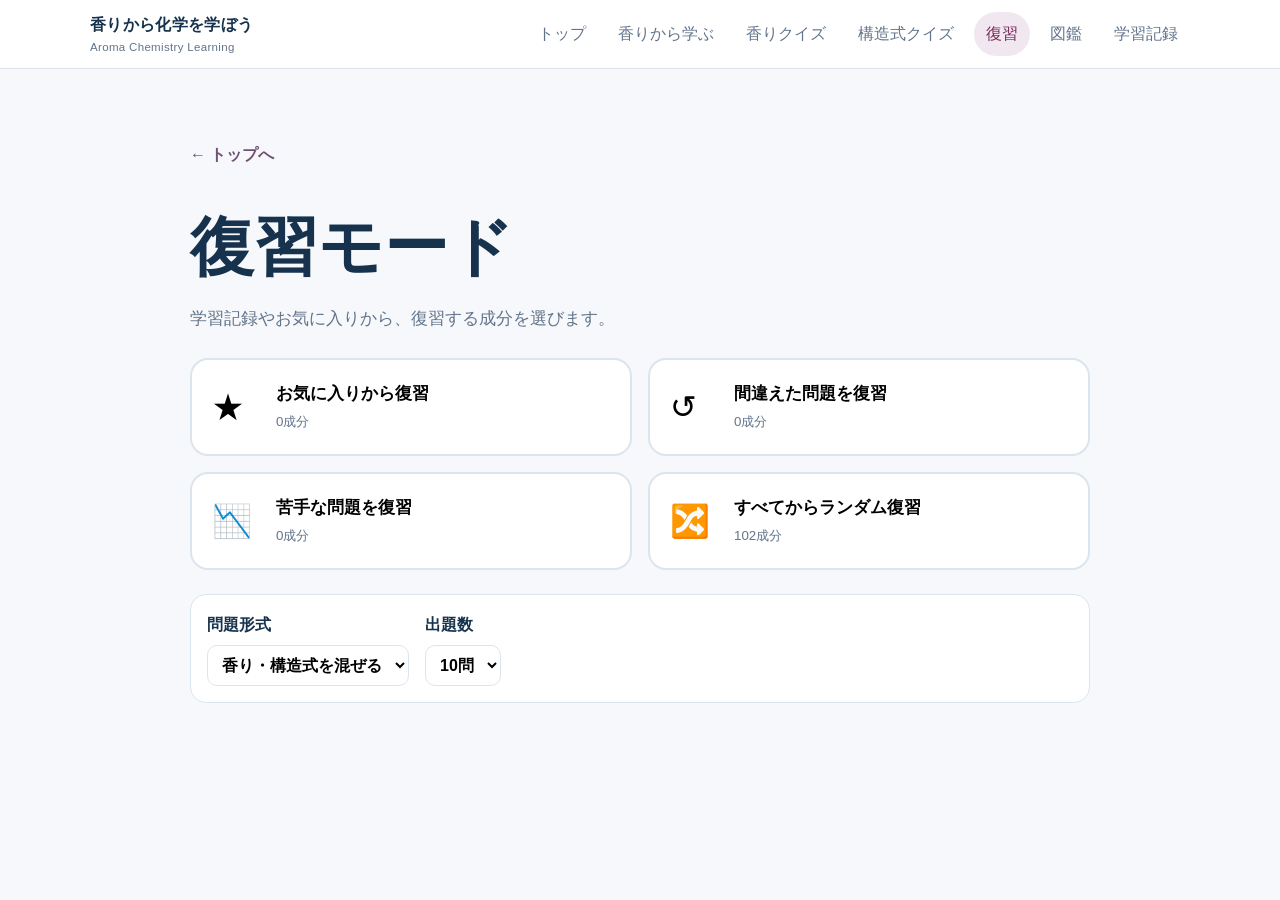
<file: pages/review.html>
<!doctype html><html lang="ja"><head><meta charset="utf-8"><meta name="viewport" content="width=device-width,initial-scale=1"><title>復習モード</title><link rel="stylesheet" href="../css/common.css"><link rel="stylesheet" href="../css/review.css"></head><body><header class="site-header"><div class="container header-inner"><a class="brand" href="../student-home.html">香りから化学を学ぼう<small>Aroma Chemistry Learning</small></a><nav><a href="../student-home.html">トップ</a><a href="learn.html">香りから学ぶ</a><a href="odor-quiz.html">香りクイズ</a><a href="structure-quiz.html">構造式クイズ</a><a class="active" href="review.html">復習</a><a href="encyclopedia.html">図鑑</a><a href="progress.html">学習記録</a></nav></div></header><main class="section"><div class="container review-wrap"><a class="back" href="../student-home.html">← トップへ</a><section id="setup"><h1>復習モード</h1><p class="lead">学習記録やお気に入りから、復習する成分を選びます。</p><div class="review-options"><button class="review-option" data-source="favorites"><span>★</span><strong>お気に入りから復習</strong><small id="favoriteCount">0成分</small></button><button class="review-option" data-source="incorrect"><span>↺</span><strong>間違えた問題を復習</strong><small id="incorrectCount">0成分</small></button><button class="review-option" data-source="weak"><span>📉</span><strong>苦手な問題を復習</strong><small id="weakCount">0成分</small></button><button class="review-option" data-source="all"><span>🔀</span><strong>すべてからランダム復習</strong><small id="allCount">0成分</small></button></div><div class="review-settings"><label>問題形式<select id="mode"><option value="mixed">香り・構造式を混ぜる</option><option value="odor">香りから成分名</option><option value="structure">成分名から構造式</option></select></label><label>出題数<select id="limit"><option value="5">5問</option><option value="10" selected>10問</option><option value="20">20問</option></select></label></div><p id="setupMessage" class="notice hidden"></p></section><section id="quiz" class="quiz-card hidden"><div class="stage-line"><b id="quizTitle">復習</b><span id="count"></span></div><div class="progress"><span id="bar"></span></div><div class="question"><h1 id="question"></h1></div><div class="choices" id="choices"></div><section class="result hidden" id="result"></section></section></div></main><script type="module" src="../js/review.js"></script></body></html>
</file>
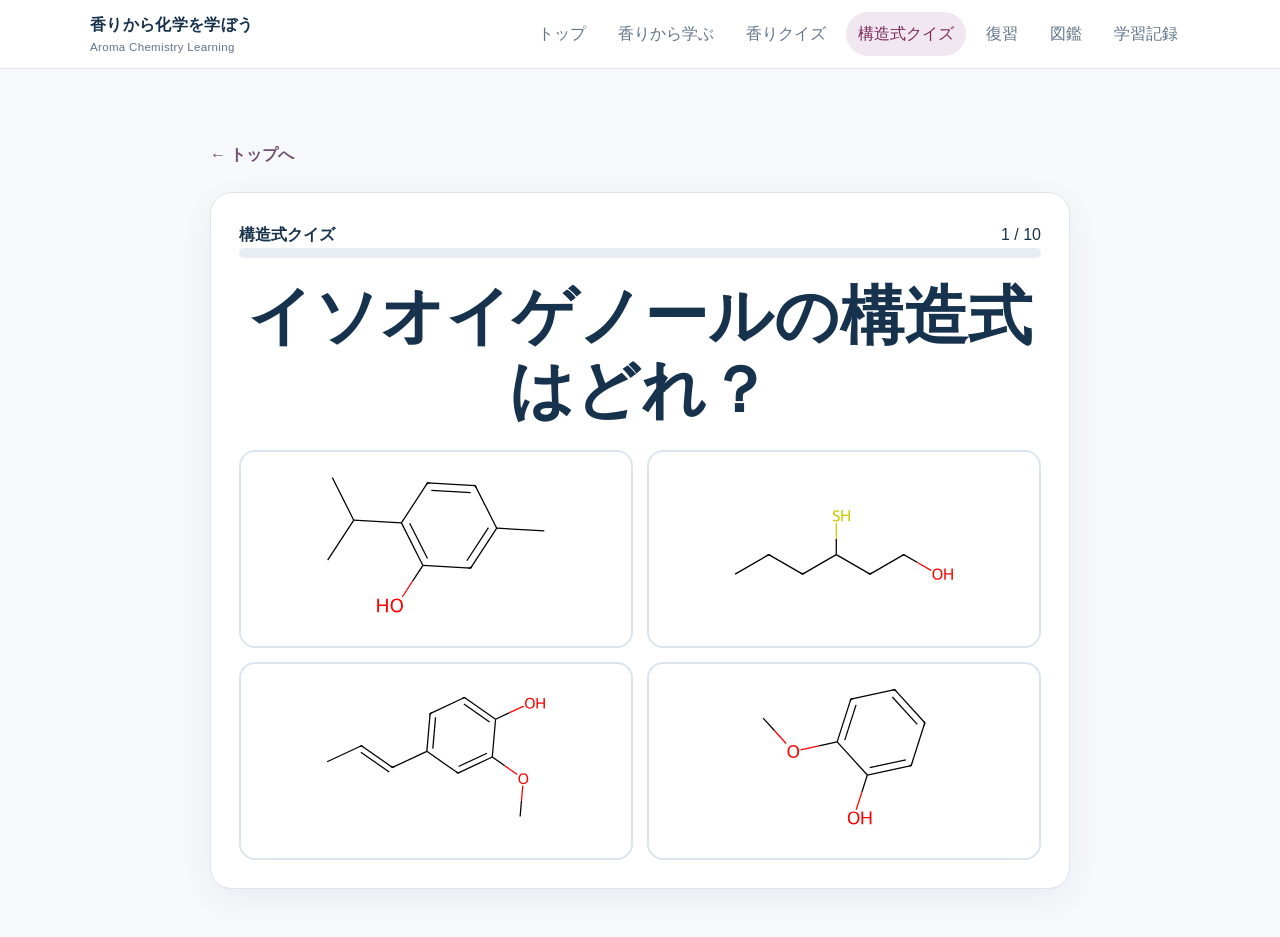
<file: pages/structure-quiz.html>
<!doctype html><html lang="ja"><head><meta charset="utf-8"><meta name="viewport" content="width=device-width,initial-scale=1"><title>構造式クイズ</title><link rel="stylesheet" href="../css/common.css"><link rel="stylesheet" href="../css/detail-modal.css"><link rel="stylesheet" href="../css/quiz.css"></head><body data-mode="structure"><header class="site-header"><div class="container header-inner"><a class="brand" href="../student-home.html">香りから化学を学ぼう<small>Aroma Chemistry Learning</small></a><nav><a class="" href="../student-home.html">トップ</a><a class="" href="../pages/learn.html">香りから学ぶ</a><a class="" href="../pages/odor-quiz.html">香りクイズ</a><a class="active" href="../pages/structure-quiz.html">構造式クイズ</a><a class="" href="../pages/review.html">復習</a><a class="" href="../pages/encyclopedia.html">図鑑</a><a class="" href="../pages/progress.html">学習記録</a></nav></div></header><main class="section"><div class="container quiz-shell"><a class="back" href="../student-home.html">← トップへ</a><div class="quiz-card" id="card"><div style="display:flex;justify-content:space-between"><b>構造式クイズ</b><span id="count"></span></div><div class="progress"><span id="bar"></span></div><div class="question"><h1 id="question"></h1></div><div class="choices" id="choices"></div><section class="result hidden" id="result"></section></div></div></main><div id="detailOverlay" class="modal-overlay hidden" aria-hidden="true"><div id="detail" class="modal-window" role="dialog" aria-modal="true" aria-labelledby="detailTitle" tabindex="-1"><div class="dialog-body" id="detailContent"></div></div></div><script type="module" src="../js/quiz.js"></script></body></html>
</file>
<file: css/common.css>
:root{--ink:#17324d;--muted:#62748a;--bg:#f6f8fb;--card:#fff;--line:#dce5ee;--accent:#ad3b78;--accent2:#5b3f92}
*{box-sizing:border-box}html{scroll-behavior:smooth}body{margin:0;font-family:-apple-system,BlinkMacSystemFont,"Segoe UI","Hiragino Sans","Yu Gothic",sans-serif;background:var(--bg);color:var(--ink);line-height:1.7}
a{color:inherit;text-decoration:none}button,input,select{font:inherit}.container{width:min(1100px,calc(100% - 32px));margin:auto}
.site-header{background:#fff;border-bottom:1px solid var(--line);position:sticky;top:0;z-index:20}.header-inner{min-height:68px;display:flex;align-items:center;justify-content:space-between;gap:20px}
.brand{font-weight:800;letter-spacing:.02em}.brand small{display:block;color:var(--muted);font-weight:500;font-size:.72rem}
nav{display:flex;gap:8px;flex-wrap:wrap}nav a{padding:8px 12px;border-radius:999px;color:var(--muted)}nav a:hover,nav a.active{background:#f1e7f0;color:#7c2859}
.hero{padding:64px 0 40px;background:linear-gradient(135deg,#fff 0%,#f6edf4 48%,#eef4fb 100%)}.eyebrow{font-weight:800;color:#8c3265;letter-spacing:.12em;font-size:.8rem}
h1{font-size:clamp(2rem,6vw,4rem);line-height:1.15;margin:.3em 0}.lead{font-size:1.08rem;color:var(--muted);max-width:720px}
.flow{display:flex;align-items:center;gap:8px;flex-wrap:wrap;margin:24px 0}.flow span{background:#fff;border:1px solid var(--line);border-radius:999px;padding:8px 14px;font-weight:700}.flow b{color:#9c4b7b}
.grid{display:grid;grid-template-columns:repeat(auto-fit,minmax(230px,1fr));gap:18px}.menu-card,.panel,.quiz-card,.detail-card,.stat-card{background:#fff;border:1px solid var(--line);border-radius:22px;box-shadow:0 10px 30px rgba(27,53,79,.06)}
.menu-card{padding:24px;transition:.2s}.menu-card:hover{transform:translateY(-3px);box-shadow:0 16px 36px rgba(27,53,79,.1)}.menu-card .icon{font-size:2rem}.menu-card h2{margin:.4em 0}.menu-card p{color:var(--muted);margin:0}
.section{padding:48px 0}.section h2{font-size:1.7rem}.btn{border:0;border-radius:14px;padding:12px 18px;background:#263f5b;color:#fff;font-weight:800;cursor:pointer}.btn.primary{background:linear-gradient(135deg,#a53672,#65419a)}.btn.secondary{background:#edf2f7;color:#29445f}.btn:disabled{opacity:.55;cursor:default}.back{display:inline-flex;margin:24px 0;color:#725074;font-weight:700}
.tag{display:inline-flex;border-radius:999px;padding:5px 10px;font-size:.8rem;font-weight:800;color:var(--class-color);background:var(--class-light)}
.structure-img{display:block;max-width:100%;height:180px;object-fit:contain;filter:none}
.footer{padding:36px 0;color:var(--muted);font-size:.85rem;text-align:center}
.progress{height:10px;background:#e7edf3;border-radius:999px;overflow:hidden}.progress span{display:block;height:100%;background:linear-gradient(90deg,#a53672,#65419a)}
.notice{padding:14px 16px;border-left:4px solid var(--class-color,#8d5278);background:var(--class-light,#f7edf3);border-radius:8px}
@media(max-width:760px){.header-inner{align-items:flex-start;padding:12px 0;flex-direction:column}nav{font-size:.85rem}.hero{padding-top:38px}.structure-img{height:145px}}
.favorite-button{display:inline-flex;align-items:center;gap:7px;border:1px solid #d8c4cf;background:#fff;color:#75415f;border-radius:999px;padding:7px 11px;font-weight:800;cursor:pointer;line-height:1.2}.favorite-button:hover{background:#faf1f6;border-color:#a95883}.favorite-button.active{background:#fff4cf;border-color:#d19d20;color:#795500}.favorite-button.icon-only{width:40px;height:40px;padding:0;justify-content:center;font-size:1.35rem;box-shadow:0 3px 12px rgba(34,47,62,.12)}.favorite-button.icon-only .favorite-text{position:absolute;width:1px;height:1px;padding:0;margin:-1px;overflow:hidden;clip:rect(0,0,0,0);white-space:nowrap;border:0}
</file>
<file: css/entry.css>
.mode-entry{
  min-height:100vh;
  background:
    radial-gradient(circle at 15% 15%,rgba(255,220,235,.9),transparent 32%),
    radial-gradient(circle at 85% 80%,rgba(221,232,255,.9),transparent 34%),
    linear-gradient(135deg,#fff 0%,#f8f0f6 52%,#f1f5fb 100%);
}
.entry-main{
  min-height:100vh;
  display:flex;
  align-items:center;
  justify-content:center;
  padding:32px 16px;
}
.entry-panel{
  width:min(900px,100%);
  padding:clamp(30px,6vw,64px);
  text-align:center;
  background:rgba(255,255,255,.94);
  border:1px solid var(--line);
  border-radius:28px;
  box-shadow:0 24px 70px rgba(44,43,77,.12);
}
.entry-panel.compact{width:min(680px,100%)}
.department{
  margin:0;
  color:#8f2d65;
  font-size:clamp(1rem,2vw,1.25rem);
  font-weight:800;
  letter-spacing:.16em;
}
.entry-panel h1{
  margin:.35em 0 .25em;
  font-size:clamp(2rem,6vw,4rem);
  color:var(--ink);
}
.entry-lead{
  margin:0 0 32px;
  color:var(--muted);
  font-size:clamp(1rem,2.5vw,1.2rem);
}
.mode-grid{
  display:grid;
  grid-template-columns:repeat(2,minmax(0,1fr));
  gap:20px;
}
.mode-card{
  min-height:210px;
  display:flex;
  flex-direction:column;
  align-items:center;
  justify-content:center;
  gap:8px;
  padding:28px 22px;
  border:2px solid #d9c0d0;
  border-radius:22px;
  background:#fff;
  box-shadow:0 10px 28px rgba(42,51,75,.08);
  transition:transform .18s ease,box-shadow .18s ease,border-color .18s ease;
}
.mode-card:hover,.mode-card:focus-visible{
  transform:translateY(-3px);
  border-color:#a84c7d;
  box-shadow:0 16px 36px rgba(77,45,75,.15);
  outline:3px solid rgba(168,76,125,.2);
  outline-offset:3px;
}
.mode-icon,.preparing-icon{font-size:3rem;line-height:1}
.mode-title{font-size:clamp(1.25rem,3vw,1.6rem);font-weight:800}
.mode-description{color:var(--muted)}
.preparing-icon{margin:26px 0 12px}
.entry-back{
  display:inline-flex;
  margin-top:12px;
  padding:12px 18px;
  border-radius:14px;
  background:#edf2f7;
  color:#29445f;
  font-weight:800;
}
.entry-back:focus-visible{
  outline:3px solid rgba(168,76,125,.35);
  outline-offset:3px;
}
@media(max-width:640px){
  .entry-main{padding:18px 12px}
  .entry-panel{padding:30px 18px;border-radius:22px}
  .mode-grid{grid-template-columns:1fr}
  .mode-card{min-height:170px}
}
@media(prefers-reduced-motion:reduce){
  .mode-card{transition:none}
}
</file>
<file: css/home.css>
.hero-actions{display:flex;gap:12px;flex-wrap:wrap;margin-top:28px}.featured{border:2px solid #c68aaa;position:relative}.featured:before{content:"おすすめ";position:absolute;right:16px;top:14px;background:#8f2d65;color:#fff;border-radius:999px;padding:3px 9px;font-size:.72rem;font-weight:800}
.summary-row{display:grid;grid-template-columns:repeat(3,1fr);gap:14px}.summary-row div{background:#fff;border:1px solid var(--line);padding:18px;border-radius:16px}.summary-row strong{font-size:1.5rem;display:block}
@media(max-width:640px){.summary-row{grid-template-columns:1fr}}
</file>
<file: css/detail-modal.css>
.muted{color:var(--muted);font-size:.9rem}.modal-overlay{position:fixed;top:0;right:0;bottom:0;left:0;z-index:1000;display:flex;align-items:center;justify-content:center;padding:18px;background:rgba(18,34,50,.58);overflow-y:auto;-webkit-overflow-scrolling:touch;opacity:1;visibility:visible;transition:opacity .18s ease,visibility .18s ease}.modal-overlay.hidden{opacity:0;visibility:hidden;pointer-events:none}.modal-window{position:relative;width:760px;max-width:100%;max-height:calc(100vh - 36px);max-height:calc(100dvh - 36px);overflow-y:auto;background:#fff;border-radius:22px;box-shadow:0 24px 70px rgba(0,0,0,.28);-webkit-overflow-scrolling:touch;transform:translateY(0) scale(1);transition:transform .18s ease}.modal-overlay.hidden .modal-window{transform:translateY(12px) scale(.98)}.dialog-body{padding:26px}.dialog-head{display:flex;justify-content:space-between;gap:15px}.dialog-actions{display:flex;align-items:flex-start;gap:8px}.close{border:0;background:#edf2f7;border-radius:50%;width:38px;height:38px;cursor:pointer;font-size:24px;line-height:1;display:flex;align-items:center;justify-content:center;flex:0 0 auto}.close:hover,.close:focus{background:#dfe7ef;outline:none}.detail-grid{display:grid;grid-template-columns:260px 1fr;gap:22px}.detail-grid img{width:100%;height:220px;object-fit:contain}.fact{padding:11px 0;border-bottom:1px solid var(--line)}body.modal-open{overflow:hidden}
@media(max-width:640px){.detail-grid{grid-template-columns:1fr}.dialog-actions .favorite-text{display:none}.dialog-actions .favorite-button{width:38px;height:38px;padding:0;justify-content:center}}
</file>
<file: css/encyclopedia.css>
.tools{display:flex;gap:10px;flex-wrap:wrap;margin:20px 0}.tools input,.tools select{border:1px solid var(--line);border-radius:12px;padding:11px 13px;background:#fff}.tools input{flex:1;min-width:220px}.filters{display:flex;gap:8px;flex-wrap:wrap;margin-bottom:20px}.filter{border:1px solid var(--line);background:#fff;border-radius:999px;padding:7px 11px;cursor:pointer}.filter.active{color:var(--class-color);background:var(--class-light);border-color:var(--class-color)}
.cards{display:grid;grid-template-columns:repeat(auto-fill,minmax(250px,1fr));gap:16px}.compound-card{background:#fff;border:1px solid var(--line);border-top:7px solid var(--class-color);border-radius:18px;padding:18px;cursor:pointer}.compound-card img{width:100%;height:145px;object-fit:contain}.compound-card h3{margin:.5em 0 .1em}
.favorite-filter{border:1px solid #d8c4cf;background:#fff;color:#75415f;border-radius:12px;padding:10px 13px;font-weight:800;cursor:pointer}.favorite-filter.active{background:#fff4cf;border-color:#d19d20;color:#795500}.compound-card{position:relative}.card-favorite{position:absolute;right:12px;top:12px;z-index:2}.empty-state{grid-column:1/-1;text-align:center;padding:42px 20px;background:#fff;border:1px dashed var(--line);border-radius:18px;color:var(--muted)}
</file>
<file: css/learn.css>
.learn-wrap{max-width:860px;margin:auto}.quiz-card{padding:28px}.stage-line{display:flex;justify-content:space-between;gap:15px;align-items:center;margin-bottom:14px}.stage{font-weight:900;color:#8b3465}.odor-prompt{text-align:center;padding:24px}.odor-icon{font-size:4rem}.odor-prompt h1{font-size:clamp(1.5rem,5vw,2.4rem)}
.choices{display:grid;grid-template-columns:repeat(2,1fr);gap:14px}.choice{background:#fff;border:2px solid var(--line);border-radius:16px;padding:18px;cursor:pointer;text-align:left;min-height:82px}.choice:hover{border-color:#9b6b8e}.choice.correct{border-color:#268348;background:#ecf8ef}.choice.wrong{border-color:#c74444;background:#fff0f0}.choice.structure{text-align:center}.choice.structure img{width:100%;height:150px;object-fit:contain}
.feedback{margin-top:20px;padding:22px;border-radius:18px;background:var(--class-light);border:1px solid var(--class-color)}.feedback h2{margin:.2em 0}.feedback-grid{display:grid;grid-template-columns:1fr 1fr;gap:14px}.feedback-grid div{background:rgba(255,255,255,.7);padding:13px;border-radius:12px}.feedback.hidden{display:none!important}.memory{margin-top:16px}.memory li{margin:5px 0}.actions{display:flex;justify-content:flex-end;gap:10px;margin-top:18px}
.final-structure{max-width:300px;margin:10px auto;height:210px;object-fit:contain;display:block}
@media(max-width:640px){.choices,.feedback-grid{grid-template-columns:1fr}.quiz-card{padding:18px}.choice.structure img{height:125px}}
.favorite-actions{flex-wrap:wrap}.favorite-actions .favorite-button{margin-right:auto}
@media(max-width:640px){.favorite-actions{justify-content:stretch}.favorite-actions>*{flex:1;text-align:center;justify-content:center}}
</file>
<file: css/quiz.css>
.quiz-shell{max-width:860px;margin:auto}.quiz-card{padding:28px}.question{text-align:center;margin:22px 0}.choices{display:grid;grid-template-columns:repeat(2,1fr);gap:14px}.choice{background:#fff;border:2px solid var(--line);border-radius:16px;padding:18px;cursor:pointer}.choice img{width:100%;height:150px;object-fit:contain}.choice.correct{border-color:#268348;background:#ecf8ef}.choice.wrong{border-color:#c74444;background:#fff0f0}.result{margin-top:18px;padding:18px;border-radius:16px;background:var(--class-light);border:1px solid var(--class-color)}.hidden{display:none!important}
@media(max-width:640px){.choices{grid-template-columns:1fr}.quiz-card{padding:18px}}
</file>
<file: css/open-campus.css>
.open-campus{
  min-height:100vh;
  background:#fff;
}
.outreach-header{
  display:flex;
  align-items:center;
  justify-content:space-between;
  gap:24px;
  width:min(1120px,calc(100% - 40px));
  margin:auto;
  padding:24px 0 18px;
  border-bottom:2px solid #ead7e2;
}
.outreach-brand{display:flex;flex-direction:column}
.department{
  color:#8f2d65;
  font-size:clamp(.95rem,2vw,1.15rem);
  font-weight:800;
  letter-spacing:.14em;
}
.department-theme{
  color:var(--ink);
  font-size:clamp(1.35rem,3vw,2rem);
  font-weight:900;
  line-height:1.3;
}
.experience-label{
  flex:0 0 auto;
  padding:9px 15px;
  border-radius:999px;
  background:#f5e7ef;
  color:#7c2859;
  font-weight:800;
}
.outreach-actions{
  display:flex;
  align-items:center;
  justify-content:flex-end;
  gap:10px;
}
.exhibition-button{
  min-height:44px;
  padding:9px 16px;
  border:2px solid #9f4879;
  border-radius:999px;
  background:#fff;
  color:#7c2859;
  font:inherit;
  font-weight:800;
  cursor:pointer;
}
.exhibition-exit{
  border-color:#7c2859;
  background:#7c2859;
  color:#fff;
}
.outreach-main{
  width:min(960px,calc(100% - 32px));
  margin:auto;
  padding:32px 0 64px;
}
.experience-card{
  position:relative;
  height:650px;
  min-height:650px;
  display:flex;
  flex-direction:column;
  justify-content:center;
  padding:clamp(26px,5vw,52px);
  text-align:center;
  border:2px solid #e2cad7;
  border-radius:28px;
  background:#fff;
  box-shadow:0 18px 50px rgba(52,57,78,.1);
  overflow:hidden;
}
.state-panel{
  display:flex;
  flex:1;
  flex-direction:column;
  align-items:center;
  justify-content:center;
}
.state-panel.hidden{display:none}
.card-label{
  display:inline-flex;
  margin:0;
  padding:5px 14px;
  border-radius:999px;
  background:#7c2859;
  color:#fff;
  font-weight:800;
}
.state-panel h1{
  margin:20px 0 8px;
  font-size:clamp(1.25rem,3vw,2rem);
}
.question-hint{
  margin:0 0 30px;
  color:#7c2859;
  font-size:clamp(1rem,3.2vw,2.2rem);
  font-weight:900;
  line-height:1.3;
  white-space:nowrap;
}
.outreach-choices{
  display:grid;
  grid-template-columns:repeat(2,minmax(0,1fr));
  grid-auto-rows:88px;
  gap:14px;
  width:min(720px,100%);
  margin:auto;
}
.outreach-choices button{
  display:flex;
  align-items:center;
  justify-content:center;
  width:100%;
  height:100%;
  min-width:0;
  padding:10px 18px;
  border:2px solid #d9c0d0;
  border-radius:16px;
  background:#fff;
  color:var(--ink);
  font-size:clamp(1rem,2.2vw,1.2rem);
  font-weight:800;
  line-height:1.35;
  text-align:center;
  white-space:normal;
  word-break:break-word;
  overflow-wrap:anywhere;
  cursor:pointer;
}
.open-campus[data-mode="quiz"] .outreach-choices button{
  cursor:pointer;
}
.outreach-brand:focus-visible{
  outline:4px solid #bd6c98;
  outline-offset:4px;
}
.countdown{
  width:190px;
  height:94px;
  display:flex;
  align-items:center;
  justify-content:center;
  margin:24px auto 0;
  border:8px solid #ad3b78;
  border-radius:50%;
  background:#fff7fb;
  color:#7c2859;
  font-size:2.8rem;
  font-weight:900;
  line-height:1;
}
.countdown.thinking{font-size:1.3rem}
.start-experience{
  flex:0 0 auto;
  align-self:center;
  margin-top:28px;
  width:min(520px,100%);
  min-height:66px;
  border:0;
  border-radius:18px;
  background:linear-gradient(135deg,#a53672,#65419a);
  color:#fff;
  font-size:clamp(1.15rem,3vw,1.5rem);
  font-weight:900;
  cursor:pointer;
  box-shadow:0 10px 24px rgba(101,65,154,.22);
}
.state-progress{
  position:absolute;
  right:0;
  bottom:0;
  left:0;
  height:5px;
  overflow:hidden;
  border-radius:999px;
  background:#e6dce2;
}
.state-progress[hidden]{display:none}
.state-progress-fill{
  display:block;
  width:100%;
  height:100%;
  border-radius:inherit;
  background:#a53672;
}
.open-campus[data-mode="quiz"] .start-experience{display:none}
.quiz-message-panel h1,
.quiz-feedback-panel h2{
  margin:12px 0;
  color:#7c2859;
  font-size:clamp(2rem,7vw,4rem);
}
.quiz-message-panel p{
  margin:10px 0;
  font-size:clamp(1.3rem,4vw,2rem);
  font-weight:800;
}
.quiz-next-panel button{
  width:min(420px,100%);
  min-height:66px;
  padding:14px 24px;
  border:0;
  border-radius:18px;
  background:#7c2859;
  color:#fff;
  font-size:clamp(1.2rem,4vw,1.7rem);
  font-weight:900;
  cursor:pointer;
}
.quiz-result-actions{
  display:flex;
  flex-wrap:wrap;
  justify-content:center;
  gap:14px;
  width:min(680px,100%);
  margin-top:24px;
}
.quiz-result-actions button{
  flex:1 1 260px;
  min-height:60px;
  padding:12px 20px;
  border:2px solid #7c2859;
  border-radius:16px;
  background:#7c2859;
  color:#fff;
  font-size:clamp(1.05rem,3vw,1.35rem);
  font-weight:900;
  cursor:pointer;
}
.quiz-result-actions button+button{
  background:#fff;
  color:#7c2859;
}
.answer-panel h2,.next-panel h2{
  margin:10px 0;
  font-size:clamp(2rem,6vw,3.8rem);
}
.answer-panel strong{
  color:#7c2859;
  font-size:clamp(2rem,6vw,3.5rem);
}
.state-icon{margin:0;font-size:4rem;line-height:1}
.structure-panel h2,.usage-panel h2{
  margin:18px 0 8px;
  font-size:clamp(1.8rem,5vw,3rem);
}
.structure-panel img{
  width:100%;
  height:280px;
  margin-top:16px;
  object-fit:contain;
}
.structure-odor{
  margin:12px 0 0;
  color:#7c2859;
  font-size:clamp(1.3rem,3vw,1.8rem);
  font-weight:900;
}
.usage-panel{
  justify-content:flex-start;
  overflow-y:auto;
  padding:8px 4px 16px;
  scrollbar-gutter:stable;
}
.usage-panel h2{margin-top:4px}
.compound-english{
  margin:0;
  color:#5e5360;
  font-size:clamp(1rem,2.4vw,1.25rem);
  font-weight:700;
}
.usage-smell{
  margin:16px 0 20px;
  color:#7c2859;
  font-size:clamp(1.2rem,3vw,1.65rem);
  font-weight:900;
  line-height:1.5;
}
.usage-panel h3{
  margin:0;
  font-size:clamp(1.15rem,3vw,1.55rem);
  line-height:1.5;
}
.usage-list{
  display:flex;
  flex-wrap:wrap;
  justify-content:center;
  gap:12px;
  margin:18px 0 20px;
  padding:0;
  list-style:none;
}
.usage-list li{
  min-width:120px;
  max-width:100%;
  padding:11px 17px;
  border:2px solid;
  border-radius:999px;
  font-size:clamp(1rem,2.5vw,1.2rem);
  font-weight:800;
  line-height:1.35;
  word-break:break-word;
  overflow-wrap:anywhere;
}
.usage-list .found-in-natural{
  border-color:#78ad83;
  background:#e8f5e9;
  color:#245c32;
}
.usage-list .found-in-product{
  border-color:#78a7ce;
  background:#e8f2fb;
  color:#22567e;
}
.compound-comment{
  max-width:760px;
  margin:0;
  color:#463d47;
  font-size:clamp(1rem,2.4vw,1.2rem);
  font-weight:600;
  line-height:1.8;
  text-align:left;
}
.visually-hidden{
  position:absolute;
  width:1px;
  height:1px;
  padding:0;
  margin:-1px;
  overflow:hidden;
  clip:rect(0,0,0,0);
  white-space:nowrap;
  border:0;
}
@media(max-width:700px){
  .outreach-header{align-items:flex-start;flex-direction:column;gap:12px}
  .outreach-actions{justify-content:flex-start;flex-wrap:wrap}
  .outreach-main{padding-top:22px}
  .outreach-choices{
    grid-template-columns:1fr;
    grid-auto-rows:72px;
  }
  .experience-card{border-radius:22px}
}
@media(max-width:420px){
  .outreach-header{width:calc(100% - 28px);padding-top:18px}
  .outreach-main{width:calc(100% - 20px)}
  .experience-card{padding:24px 14px}
  .experience-card{height:620px;min-height:620px}
  .state-panel h1{margin:10px 0 4px}
  .question-hint{
    margin-bottom:14px;
    font-size:.95rem;
  }
  .outreach-choices{
    grid-auto-rows:68px;
    gap:10px;
  }
  .outreach-choices button{
    padding:8px 12px;
    font-size:1rem;
  }
  .countdown{width:170px;height:74px;margin-top:8px;font-size:2.1rem}
  .countdown.thinking{font-size:1.2rem}
  .start-experience{margin-top:12px}
  .structure-panel img{height:220px}
  .usage-panel{padding-right:2px;padding-left:2px}
  .usage-list{gap:9px}
  .usage-list li{min-width:0;padding:9px 13px}
}
@media(min-width:701px){
  .open-campus.is-exhibition .outreach-main{
    width:min(1040px,calc(100% - 32px));
    padding-top:22px;
    padding-bottom:32px;
  }
  .open-campus.is-exhibition .experience-card{
    height:700px;
    min-height:700px;
  }
  .open-campus.is-exhibition .state-panel h1{
    font-size:clamp(1.35rem,3.2vw,2.2rem);
  }
  .open-campus.is-exhibition .structure-panel h2,
  .open-campus.is-exhibition .usage-panel h2{
    font-size:clamp(1.9rem,5.2vw,3.2rem);
  }
  .open-campus.is-exhibition .structure-panel img{height:320px}
}
/* Motion */
.state-panel{
  opacity:1;
  transition:opacity 170ms ease-in-out;
}
.state-panel.hidden{
  display:none;
  visibility:hidden;
  opacity:0;
  pointer-events:none;
}
.state-panel.is-fading{opacity:0;pointer-events:none}

/* Structure */
.structure-panel img{
  transform:scale(1);
  transition:transform 220ms ease;
}
.structure-panel.hidden img{transform:scale(.97)}

/* Buttons */
.open-campus button{
  transition:
    transform 160ms ease,
    filter 160ms ease,
    border-color 160ms ease;
}
.open-campus button:not(:disabled):hover{
  filter:brightness(1.04);
  transform:translateY(-1px);
}
.open-campus button:not(:disabled):active{transform:translateY(0)}
.open-campus button:focus-visible{
  outline:4px solid #bd6c98;
  outline-offset:4px;
}
.open-campus .outreach-choices button:not(:disabled):hover{
  border-color:#a84c7d;
  background:#fff;
}

@media(prefers-color-scheme:dark){
  .open-campus{
    background:#1e1920;
    color:#f7eef3;
  }
  .outreach-header{border-bottom-color:#624657}
  .department{color:#f0a8cf}
  .department-theme{color:#fff7fb}
  .experience-label{
    background:#533247;
    color:#ffd9ed;
  }
  .exhibition-button{
    border-color:#d985b3;
    background:#342a35;
    color:#fff7fb;
  }
  .exhibition-exit{
    background:#a53672;
    color:#fff;
  }
  .experience-card{
    border-color:#6c4c60;
    background:#2a222b;
    box-shadow:0 18px 50px rgba(0,0,0,.35);
  }
  .state-progress{background:#574650}
  .state-progress-fill{background:#f0a8cf}
  .question-hint,
  .structure-odor,
  .answer-panel strong,
  .quiz-message-panel h1,
  .quiz-feedback-panel h2,
  .usage-smell{color:#f0a8cf}
  .outreach-choices button,
  .quiz-result-actions button+button{
    border-color:#76566a;
    background:#342a35;
    color:#fff7fb;
  }
  .countdown{
    border-color:#d36ca4;
    background:#392532;
    color:#ffd9ed;
  }
  .compound-english{color:#d7c9d1}
  .compound-comment{color:#f2e7ed}
  .usage-list .found-in-natural{
    border-color:#71b381;
    background:#203d29;
    color:#d7f4dd;
  }
  .usage-list .found-in-product{
    border-color:#72a9d5;
    background:#20384c;
    color:#d9edff;
  }
  .open-campus .outreach-choices button:not(:disabled):hover{
    border-color:#d985b3;
    background:#403241;
  }
}

@media(prefers-reduced-motion:reduce){
  *,*::before,*::after{
    scroll-behavior:auto!important;
    transition:none!important;
    animation:none!important;
  }
}
</file>
<file: css/progress.css>
.stats-grid{display:grid;grid-template-columns:repeat(5,1fr);gap:16px}.stat-card{padding:22px}.stat-card strong{font-size:2rem;display:block}.progress-actions{margin:20px 0}.rows{margin-top:22px;background:#fff;border:1px solid var(--line);border-radius:18px;padding:18px}.row{display:grid;grid-template-columns:180px 1fr 70px 100px;gap:12px;align-items:center;padding:10px 0;border-bottom:1px solid var(--line)}.row.weak{background:#fff8f1}.weak-label{display:inline-block;margin-left:6px;padding:2px 6px;border-radius:99px;background:#f1d2b5;font-size:.7rem}.mini{height:8px;background:#e7edf3;border-radius:99px;overflow:hidden}.mini span{display:block;height:100%}.last-date{color:var(--muted)}@media(max-width:900px){.stats-grid{grid-template-columns:repeat(2,1fr)}}@media(max-width:640px){.stats-grid{grid-template-columns:1fr}.row{grid-template-columns:100px 1fr 55px}.last-date{display:none}}
</file>
<file: css/review.css>
.review-wrap{max-width:900px;margin:auto}.review-options{display:grid;grid-template-columns:repeat(2,1fr);gap:16px;margin:24px 0}.review-option{display:grid;grid-template-columns:52px 1fr;grid-template-rows:auto auto;text-align:left;gap:2px 12px;padding:20px;background:#fff;border:2px solid var(--line);border-radius:18px;cursor:pointer}.review-option:hover{border-color:#7c2859;transform:translateY(-1px)}.review-option>span{grid-row:1/3;font-size:2rem;align-self:center}.review-option strong{font-size:1.05rem}.review-option small{color:var(--muted)}.review-settings{display:flex;gap:16px;flex-wrap:wrap;background:#fff;border:1px solid var(--line);border-radius:16px;padding:16px}.review-settings label{display:grid;gap:6px;font-weight:700}.review-settings select{padding:10px;border:1px solid var(--line);border-radius:10px;background:#fff}.quiz-card{padding:28px}.stage-line{display:flex;justify-content:space-between}.question{text-align:center;margin:22px 0}.choices{display:grid;grid-template-columns:repeat(2,1fr);gap:14px}.choice{background:#fff;border:2px solid var(--line);border-radius:16px;padding:18px;cursor:pointer}.choice img{width:100%;height:150px;object-fit:contain}.choice.correct{border-color:#268348;background:#ecf8ef}.choice.wrong{border-color:#c74444;background:#fff0f0}.result{margin-top:18px;padding:18px;border-radius:16px;background:var(--class-light);border:1px solid var(--class-color)}.review-answer{display:grid;grid-template-columns:220px 1fr;gap:20px;align-items:center}.review-answer img{width:100%;height:150px;object-fit:contain;background:#fff;border-radius:12px}.hidden{display:none!important}@media(max-width:640px){.review-options,.choices{grid-template-columns:1fr}.review-answer{grid-template-columns:1fr}.quiz-card{padding:18px}}
</file>
